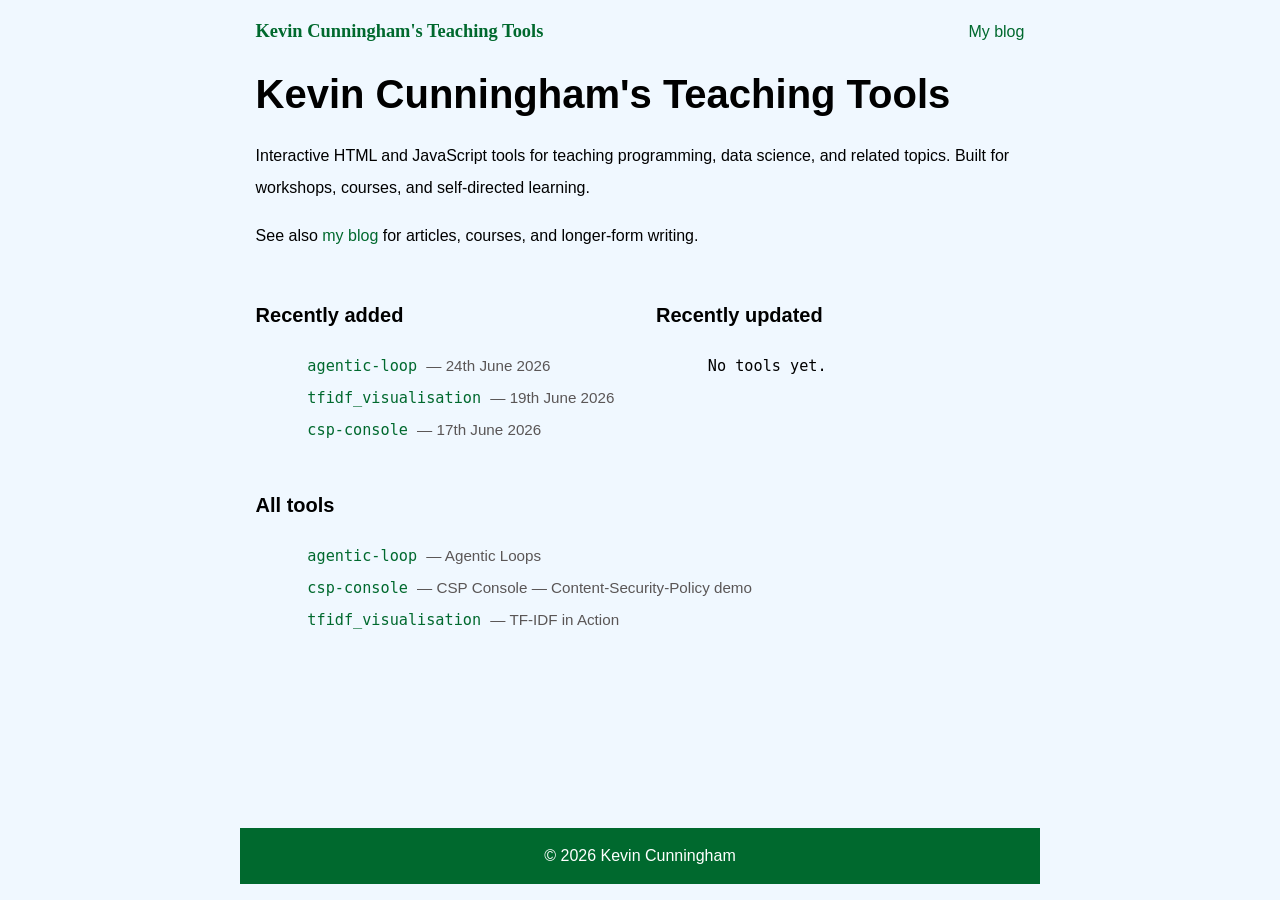
<file: index.html>
<!DOCTYPE html>
<html lang="en">
<head>
  <meta charset="UTF-8">
  <meta name="viewport" content="width=device-width, initial-scale=1.0">
  <title>Kevin Cunningham's Teaching Tools</title>
  <link rel="icon" href="/favicon.ico">
  <link rel="stylesheet" href="/assets/css/site.css">
</head>
<body>
  <div id="page-container">
    <header>
  <nav>
    <div class="home-link">
      <a href="/">Kevin Cunningham's Teaching Tools</a>
    </div>
    <p class="site-nav-link"><a href="https://kevincunningham.co.uk/">My blog</a></p>
  </nav>
</header>

    <main id="content-wrap">
      <h1>Kevin Cunningham's Teaching Tools</h1>
<p>Interactive HTML and JavaScript tools for teaching programming, data science, and related topics. Built for workshops, courses, and self-directed learning.</p>
<p>See also <a href="https://kevincunningham.co.uk/">my blog</a> for articles, courses, and longer-form writing.</p>
<!-- recently starts -->
<div class="recent-container">
  <div class="recent-column">
    <h2>Recently added</h2>
    <ul class="recent-list">
      <li><a href="/agentic-loop">agentic-loop</a> <span class="recent-date">— 24th June 2026</span></li>
      <li><a href="/tfidf_visualisation">tfidf_visualisation</a> <span class="recent-date">— 19th June 2026</span></li>
      <li><a href="/csp-console">csp-console</a> <span class="recent-date">— 17th June 2026</span></li>
    </ul>
  </div>
  <div class="recent-column">
    <h2>Recently updated</h2>
    <ul class="recent-list">
      <li>No tools yet.</li>
    </ul>
  </div>
</div>

<!-- recently stops -->
<h2>All tools</h2>
<ul class="all-tools">
  <li><a href="/agentic-loop">agentic-loop</a> <span class="tool-title">— Agentic Loops</span></li>
<li><a href="/csp-console">csp-console</a> <span class="tool-title">— CSP Console — Content-Security-Policy demo</span></li>
<li><a href="/tfidf_visualisation">tfidf_visualisation</a> <span class="tool-title">— TF-IDF in Action</span></li>
</ul>

    </main>
    <footer>
  <p>&copy; 2026 Kevin Cunningham</p>
</footer>

  </div>
</body>
</html>
</file>
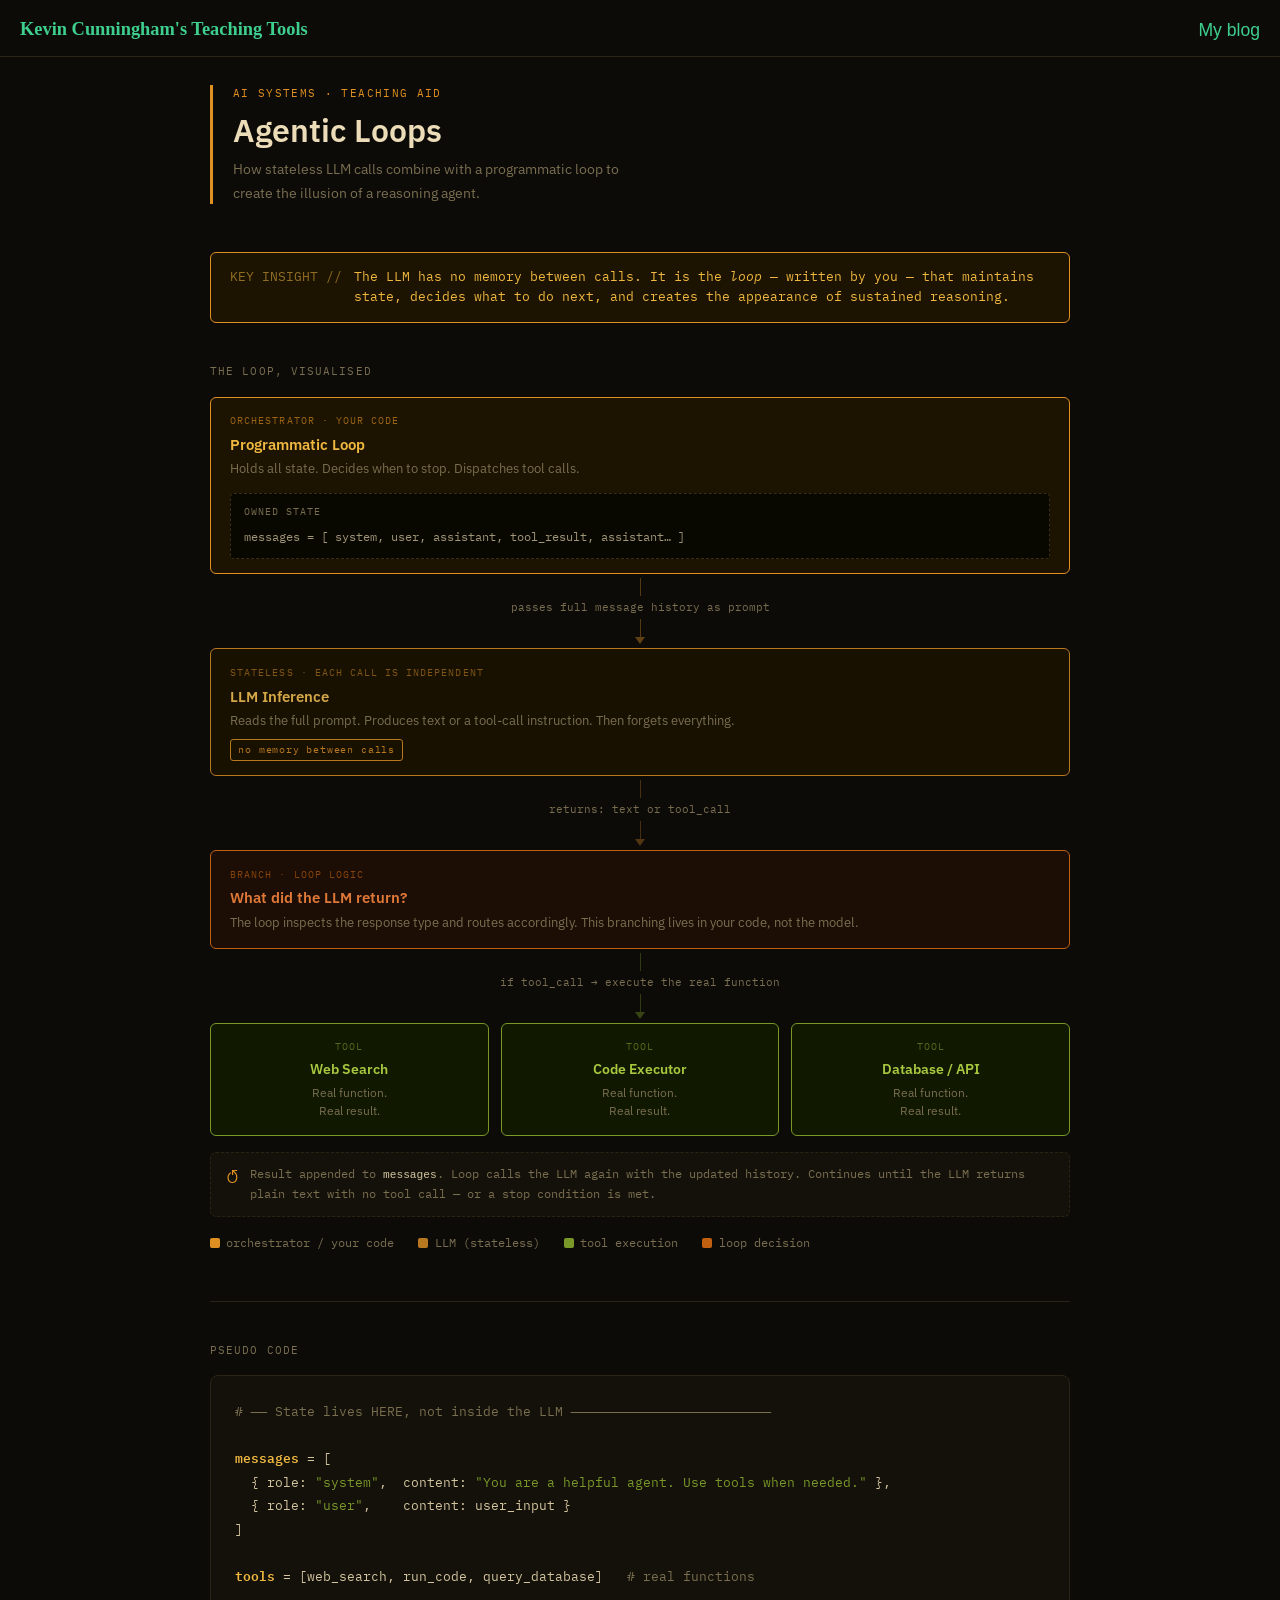
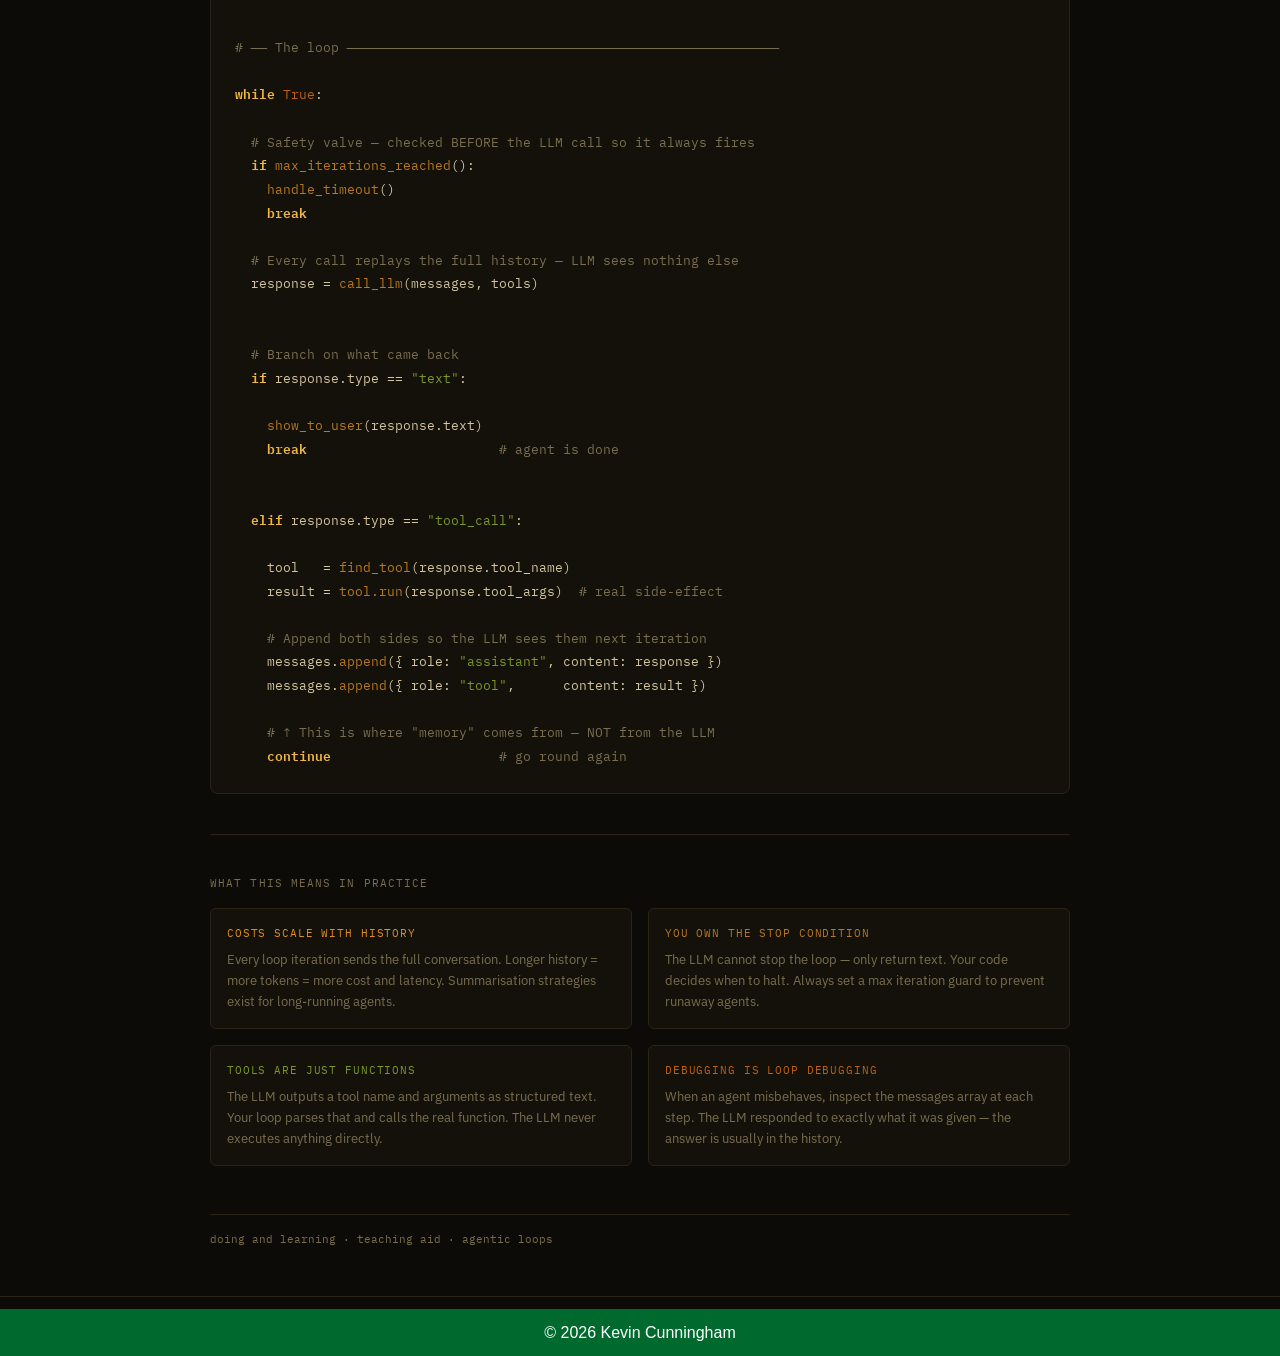
<file: agentic-loop/index.html>
<!DOCTYPE html>
<html lang="en">
<head>
<meta charset="UTF-8">
<meta name="viewport" content="width=device-width, initial-scale=1.0">
<title>Agentic Loops</title>
<style>
  @import url('https://fonts.googleapis.com/css2?family=IBM+Plex+Mono:wght@400;600&family=IBM+Plex+Sans:wght@300;400;600&display=swap');

  *, *::before, *::after { box-sizing: border-box; margin: 0; padding: 0; }

  :root {
    --bg:          #0c0b08;
    --surface:     #131109;
    --border:      #2a2416;
    --text:        #d4c5a0;
    --dim:         #7a6e50;
    --amber:       #e09020;
    --amber-dim:   #1c1400;
    --amber-hi:    #f0b840;
    --gold:        #b87820;
    --gold-dim:    #181100;
    --olive:       #7a9828;
    --olive-dim:   #101800;
    --orange:      #c06010;
    --orange-dim:  #1c0e04;
    --mono: 'IBM Plex Mono', monospace;
    --sans: 'IBM Plex Sans', sans-serif;
  }

  body {
    background: var(--bg);
    color: var(--text);
    font-family: var(--sans);
    font-size: 15px;
    line-height: 1.6;
    min-height: 100vh;
    padding: 2rem 1rem;
  }

  .page { max-width: 900px; margin: 0 auto; }

  /* ── Header ─────────────────────────────────────────────────── */
  .header {
    margin-bottom: 3rem;
    border-left: 3px solid var(--amber);
    padding-left: 1.25rem;
  }
  .eyebrow {
    font-family: var(--mono);
    font-size: 0.7rem;
    color: var(--amber);
    letter-spacing: 0.12em;
    text-transform: uppercase;
    margin-bottom: 0.5rem;
  }
  .header h1 {
    font-size: 2rem;
    font-weight: 600;
    color: #ecddb8;
    line-height: 1.2;
  }
  .header p {
    margin-top: 0.5rem;
    color: var(--dim);
    font-size: 0.9rem;
    max-width: 52ch;
  }

  /* ── Insight banner ──────────────────────────────────────────── */
  .insight {
    background: var(--amber-dim);
    border: 1px solid var(--amber);
    border-radius: 6px;
    padding: 0.9rem 1.2rem;
    margin-bottom: 2.5rem;
    font-family: var(--mono);
    font-size: 0.8rem;
    color: var(--amber-hi);
    display: flex;
    gap: 0.75rem;
    align-items: flex-start;
  }
  .insight .label { opacity: 0.55; white-space: nowrap; }

  /* ── Section label ───────────────────────────────────────────── */
  .section-label {
    font-family: var(--mono);
    font-size: 0.68rem;
    letter-spacing: 0.1em;
    text-transform: uppercase;
    color: var(--dim);
    margin-bottom: 1rem;
  }

  /* ── Diagram ─────────────────────────────────────────────────── */
  .diagram { margin-bottom: 3rem; }

  .flow {
    display: flex;
    flex-direction: column;
    align-items: center;
  }

  /* Nodes */
  .node {
    border: 1px solid;
    border-radius: 6px;
    padding: 0.9rem 1.2rem;
    width: 100%;
  }
  .node .tag {
    font-family: var(--mono);
    font-size: 0.65rem;
    letter-spacing: 0.1em;
    text-transform: uppercase;
    margin-bottom: 0.2rem;
    opacity: 0.65;
  }
  .node .title {
    font-weight: 600;
    font-size: 0.95rem;
  }
  .node .desc {
    font-size: 0.8rem;
    color: var(--dim);
    margin-top: 0.2rem;
  }

  .node.orchestrator { border-color: var(--amber); background: var(--amber-dim); }
  .node.orchestrator .tag   { color: var(--amber); }
  .node.orchestrator .title { color: var(--amber-hi); }

  .node.llm { border-color: var(--gold); background: var(--gold-dim); }
  .node.llm .tag   { color: var(--gold); }
  .node.llm .title { color: #d4a848; }

  .node.decision { border-color: var(--orange); background: var(--orange-dim); }
  .node.decision .tag   { color: var(--orange); }
  .node.decision .title { color: #e07838; }

  .node.tool { border-color: var(--olive); background: var(--olive-dim); text-align: center; }
  .node.tool .tag   { color: var(--olive); }
  .node.tool .title { color: #a8c840; font-size: 0.88rem; }
  .node.tool .desc  { font-size: 0.72rem; }

  /* Messages sub-card inside orchestrator */
  .state-card {
    margin-top: 0.85rem;
    border: 1px dashed #3a2e18;
    border-radius: 4px;
    padding: 0.6rem 0.8rem;
    background: #080700;
  }
  .state-card-label {
    font-family: var(--mono);
    font-size: 0.6rem;
    color: var(--dim);
    text-transform: uppercase;
    letter-spacing: 0.1em;
    margin-bottom: 0.3rem;
  }
  .state-card code {
    font-family: var(--mono);
    font-size: 0.73rem;
    color: var(--text);
    opacity: 0.75;
  }

  /* Stateless badge */
  .badge {
    display: inline-block;
    border: 1px solid var(--gold);
    background: var(--gold-dim);
    color: var(--gold);
    font-family: var(--mono);
    font-size: 0.63rem;
    padding: 0.12rem 0.45rem;
    border-radius: 3px;
    letter-spacing: 0.08em;
    margin-top: 0.45rem;
  }

  /* Arrow connectors */
  .arrow {
    display: flex;
    flex-direction: column;
    align-items: center;
    width: 100%;
    padding: 4px 0;
  }
  .arrow .shaft {
    width: 1px;
    height: 18px;
    background: var(--amber);
    opacity: 0.35;
  }
  .arrow .alabel {
    font-family: var(--mono);
    font-size: 0.67rem;
    color: var(--dim);
    text-align: center;
    padding: 3px 0;
  }
  .arrow .head {
    width: 0;
    height: 0;
    border-left: 5px solid transparent;
    border-right: 5px solid transparent;
    border-top: 7px solid var(--amber);
    opacity: 0.4;
  }
  .arrow.gold .shaft { background: var(--gold); }
  .arrow.gold .head  { border-top-color: var(--gold); }
  .arrow.olive .shaft { background: var(--olive); }
  .arrow.olive .head  { border-top-color: var(--olive); }

  /* Tool grid */
  .tool-grid {
    display: grid;
    grid-template-columns: 1fr 1fr 1fr;
    gap: 0.75rem;
    width: 100%;
  }

  /* Loop-back */
  .loop-back {
    margin-top: 1rem;
    width: 100%;
    border: 1px dashed var(--border);
    border-radius: 6px;
    padding: 0.75rem 1rem;
    background: var(--surface);
    display: flex;
    align-items: flex-start;
    gap: 0.75rem;
    font-family: var(--mono);
    font-size: 0.73rem;
    color: var(--dim);
    line-height: 1.6;
  }
  .loop-symbol { color: var(--amber); font-size: 1.1rem; flex-shrink: 0; line-height: 1.4; }

  /* Legend */
  .legend {
    display: flex;
    gap: 1.5rem;
    flex-wrap: wrap;
    margin-top: 1rem;
    font-size: 0.78rem;
    font-family: var(--mono);
    color: var(--dim);
  }
  .legend-item { display: flex; align-items: center; gap: 0.4rem; }
  .dot { width: 10px; height: 10px; border-radius: 2px; flex-shrink: 0; }

  /* ── Divider ─────────────────────────────────────────────────── */
  hr.divider { border: none; border-top: 1px solid var(--border); margin: 2.5rem 0; }

  /* ── Pseudo code ─────────────────────────────────────────────── */
  .pseudocode { margin-bottom: 2.5rem; }

  pre {
    background: var(--surface);
    border: 1px solid var(--border);
    border-radius: 8px;
    padding: 1.5rem;
    overflow-x: auto;
    font-family: var(--mono);
    font-size: 0.82rem;
    line-height: 1.8;
    tab-size: 2;
  }
  .c-comment { color: var(--dim); }
  .c-kw      { color: var(--amber-hi); font-weight: 600; }
  .c-fn      { color: var(--gold); }
  .c-str     { color: var(--olive); }
  .c-const   { color: var(--orange); }

  /* ── Takeaways ───────────────────────────────────────────────── */
  .takeaways {
    display: grid;
    grid-template-columns: 1fr 1fr;
    gap: 1rem;
    margin-top: 0.5rem;
  }
  .takeaway {
    background: var(--surface);
    border: 1px solid var(--border);
    border-radius: 6px;
    padding: 1rem;
  }
  .takeaway .t-label {
    font-family: var(--mono);
    font-size: 0.68rem;
    margin-bottom: 0.4rem;
    text-transform: uppercase;
    letter-spacing: 0.08em;
  }
  .takeaway .t-body { font-size: 0.82rem; color: var(--dim); }

  .footer {
    margin-top: 3rem;
    font-family: var(--mono);
    font-size: 0.68rem;
    color: var(--dim);
    border-top: 1px solid var(--border);
    padding-top: 1rem;
  }

  @media (max-width: 600px) {
    .tool-grid, .takeaways { grid-template-columns: 1fr; }
    .header h1 { font-size: 1.5rem; }
  }
</style>
<link rel="icon" href="/favicon.ico">
<link rel="stylesheet" href="/assets/css/site.css">
</head>
<body class="tool-page">
<div class="site-chrome">
<header>
  <nav>
    <div class="home-link">
      <a href="/">Kevin Cunningham's Teaching Tools</a>
    </div>
    <p class="site-nav-link"><a href="https://kevincunningham.co.uk/">My blog</a></p>
  </nav>
</header>

</div>

<div class="page">

  <div class="header">
    <div class="eyebrow">AI Systems · Teaching Aid</div>
    <h1>Agentic Loops</h1>
    <p>How stateless LLM calls combine with a programmatic loop to create the illusion of a reasoning agent.</p>
  </div>

  <div class="insight">
    <span class="label">KEY INSIGHT //</span>
    <span>The LLM has no memory between calls. It is the <em>loop</em> — written by you — that maintains state, decides what to do next, and creates the appearance of sustained reasoning.</span>
  </div>

  <!-- DIAGRAM -->
  <div class="diagram">
    <div class="section-label">The loop, visualised</div>

    <div class="flow">

      <!-- Orchestrator — owns the messages array -->
      <div class="node orchestrator">
        <div class="tag">Orchestrator · your code</div>
        <div class="title">Programmatic Loop</div>
        <div class="desc">Holds all state. Decides when to stop. Dispatches tool calls.</div>
        <div class="state-card">
          <div class="state-card-label">owned state</div>
          <code>messages = [ system, user, assistant, tool_result, assistant… ]</code>
        </div>
      </div>

      <!-- Arrow → LLM -->
      <div class="arrow">
        <div class="shaft"></div>
        <div class="alabel">passes full message history as prompt</div>
        <div class="shaft"></div>
        <div class="head"></div>
      </div>

      <!-- LLM -->
      <div class="node llm">
        <div class="tag">Stateless · each call is independent</div>
        <div class="title">LLM Inference</div>
        <div class="desc">Reads the full prompt. Produces text or a tool-call instruction. Then forgets everything.</div>
        <div class="badge">no memory between calls</div>
      </div>

      <!-- Arrow → Decision -->
      <div class="arrow gold">
        <div class="shaft"></div>
        <div class="alabel">returns: text or tool_call</div>
        <div class="shaft"></div>
        <div class="head"></div>
      </div>

      <!-- Decision -->
      <div class="node decision">
        <div class="tag">Branch · loop logic</div>
        <div class="title">What did the LLM return?</div>
        <div class="desc">The loop inspects the response type and routes accordingly. This branching lives in your code, not the model.</div>
      </div>

      <!-- Arrow → Tools -->
      <div class="arrow olive">
        <div class="shaft"></div>
        <div class="alabel">if tool_call → execute the real function</div>
        <div class="shaft"></div>
        <div class="head"></div>
      </div>

      <!-- Tools -->
      <div class="tool-grid">
        <div class="node tool">
          <div class="tag">Tool</div>
          <div class="title">Web Search</div>
          <div class="desc">Real function.<br>Real result.</div>
        </div>
        <div class="node tool">
          <div class="tag">Tool</div>
          <div class="title">Code Executor</div>
          <div class="desc">Real function.<br>Real result.</div>
        </div>
        <div class="node tool">
          <div class="tag">Tool</div>
          <div class="title">Database / API</div>
          <div class="desc">Real function.<br>Real result.</div>
        </div>
      </div>

      <!-- Loop-back -->
      <div class="loop-back">
        <div class="loop-symbol">↺</div>
        <div>Result appended to <code style="font-size:0.7rem;color:var(--text)">messages</code>. Loop calls the LLM again with the updated history. Continues until the LLM returns plain text with no tool call — or a stop condition is met.</div>
      </div>

    </div>

    <div class="legend">
      <div class="legend-item"><div class="dot" style="background:var(--amber)"></div>orchestrator / your code</div>
      <div class="legend-item"><div class="dot" style="background:var(--gold)"></div>LLM (stateless)</div>
      <div class="legend-item"><div class="dot" style="background:var(--olive)"></div>tool execution</div>
      <div class="legend-item"><div class="dot" style="background:var(--orange)"></div>loop decision</div>
    </div>
  </div>

  <hr class="divider">

  <!-- PSEUDO CODE -->
  <div class="pseudocode">
    <div class="section-label">Pseudo code</div>

<pre><span class="c-comment"># ── State lives HERE, not inside the LLM ─────────────────────────</span>

<span class="c-kw">messages</span> = [
  { role: <span class="c-str">"system"</span>,  content: <span class="c-str">"You are a helpful agent. Use tools when needed."</span> },
  { role: <span class="c-str">"user"</span>,    content: user_input }
]

<span class="c-kw">tools</span> = [web_search, run_code, query_database]   <span class="c-comment"># real functions</span>


<span class="c-comment"># ── The loop ──────────────────────────────────────────────────────</span>

<span class="c-kw">while</span> <span class="c-const">True</span>:

  <span class="c-comment"># Safety valve — checked BEFORE the LLM call so it always fires</span>
  <span class="c-kw">if</span> <span class="c-fn">max_iterations_reached</span>():
    <span class="c-fn">handle_timeout</span>()
    <span class="c-kw">break</span>

  <span class="c-comment"># Every call replays the full history — LLM sees nothing else</span>
  response = <span class="c-fn">call_llm</span>(messages, tools)


  <span class="c-comment"># Branch on what came back</span>
  <span class="c-kw">if</span> response.type == <span class="c-str">"text"</span>:

    <span class="c-fn">show_to_user</span>(response.text)
    <span class="c-kw">break</span>                        <span class="c-comment"># agent is done</span>


  <span class="c-kw">elif</span> response.type == <span class="c-str">"tool_call"</span>:

    tool   = <span class="c-fn">find_tool</span>(response.tool_name)
    result = <span class="c-fn">tool.run</span>(response.tool_args)  <span class="c-comment"># real side-effect</span>

    <span class="c-comment"># Append both sides so the LLM sees them next iteration</span>
    messages.<span class="c-fn">append</span>({ role: <span class="c-str">"assistant"</span>, content: response })
    messages.<span class="c-fn">append</span>({ role: <span class="c-str">"tool"</span>,      content: result })

    <span class="c-comment"># ↑ This is where "memory" comes from — NOT from the LLM</span>
    <span class="c-kw">continue</span>                     <span class="c-comment"># go round again</span></pre>
  </div>

  <hr class="divider">

  <!-- TAKEAWAYS -->
  <div class="section-label">What this means in practice</div>
  <div class="takeaways">

    <div class="takeaway">
      <div class="t-label" style="color:var(--amber)">Costs scale with history</div>
      <div class="t-body">Every loop iteration sends the full conversation. Longer history = more tokens = more cost and latency. Summarisation strategies exist for long-running agents.</div>
    </div>

    <div class="takeaway">
      <div class="t-label" style="color:var(--gold)">You own the stop condition</div>
      <div class="t-body">The LLM cannot stop the loop — only return text. Your code decides when to halt. Always set a max iteration guard to prevent runaway agents.</div>
    </div>

    <div class="takeaway">
      <div class="t-label" style="color:var(--olive)">Tools are just functions</div>
      <div class="t-body">The LLM outputs a tool name and arguments as structured text. Your loop parses that and calls the real function. The LLM never executes anything directly.</div>
    </div>

    <div class="takeaway">
      <div class="t-label" style="color:var(--orange)">Debugging is loop debugging</div>
      <div class="t-body">When an agent misbehaves, inspect the messages array at each step. The LLM responded to exactly what it was given — the answer is usually in the history.</div>
    </div>

  </div>

  <div class="footer">
    doing and learning · teaching aid · agentic loops
  </div>

</div>
<div class="tool-chrome-footer">
<footer>
  <p>&copy; 2026 Kevin Cunningham</p>
</footer>

</div>

</body>
</html>
</file>
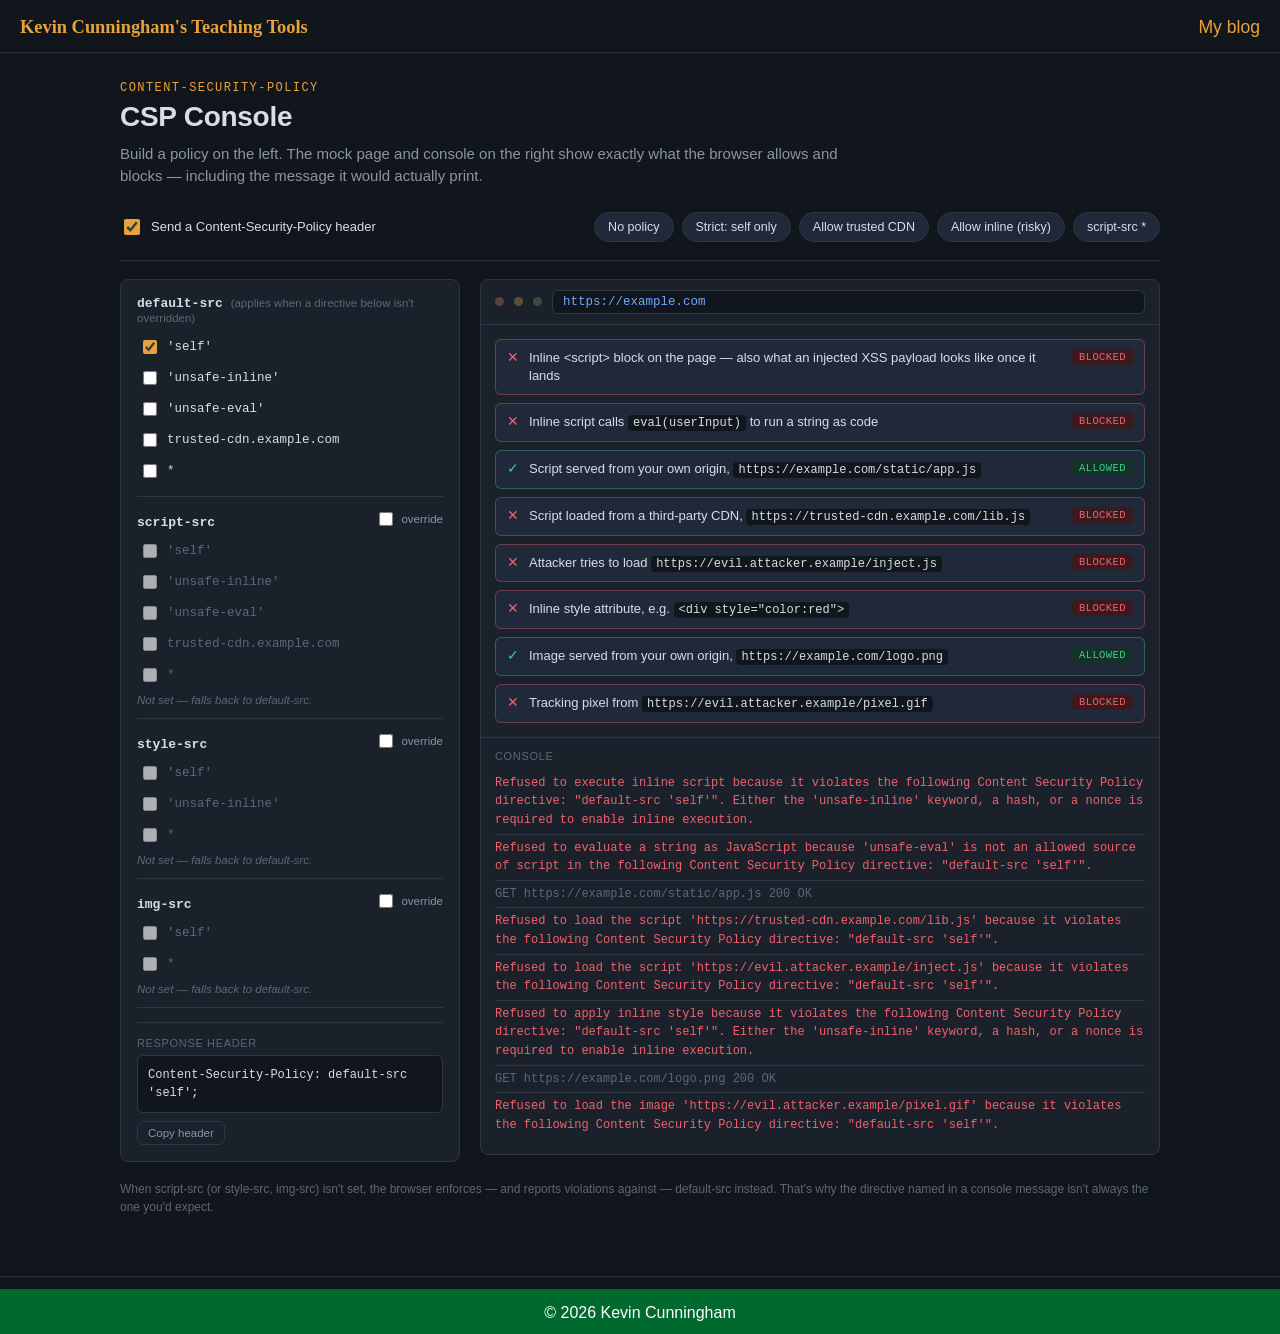
<file: csp-console/index.html>
<!doctype html>
<html lang="en">
<head>
<meta charset="utf-8">
<meta name="viewport" content="width=device-width, initial-scale=1">
<title>CSP Console — Content-Security-Policy demo</title>
<style>
  :root{
    --bg: #11151c;
    --panel: #1a212b;
    --panel-raised: #20293a;
    --border: #2c3744;
    --text: #d7dee6;
    --text-dim: #8a96a3;
    --text-faint: #5c6776;
    --accent: #e8a23d;
    --accent-dim: #6b5226;
    --allow: #3ecf8e;
    --allow-bg: #143228;
    --block: #f0616d;
    --block-bg: #3a1a1f;
    --url: #6ea8fe;
    --radius: 8px;
    --sans: -apple-system, BlinkMacSystemFont, "Segoe UI", Inter, Roboto, Helvetica, Arial, sans-serif;
    --mono: "JetBrains Mono", "Fira Code", ui-monospace, SFMono-Regular, Menlo, Consolas, monospace;
  }
  @media (prefers-reduced-motion: reduce){
    *{ transition: none !important; }
  }
  *{ box-sizing: border-box; }
  body{
    margin: 0;
    background: var(--bg);
    color: var(--text);
    font-family: var(--sans);
    padding: 28px 20px 48px;
  }
  .csp-app{
    max-width: 1080px;
    margin: 0 auto;
  }
  .eyebrow{
    font-family: var(--mono);
    font-size: 12px;
    letter-spacing: 0.12em;
    color: var(--accent);
    margin: 0 0 6px;
    text-transform: uppercase;
  }
  h1{
    margin: 0 0 10px;
    font-size: 28px;
    font-weight: 700;
    letter-spacing: -0.01em;
  }
  .dek{
    margin: 0 0 24px;
    color: var(--text-dim);
    font-size: 15px;
    line-height: 1.5;
    max-width: 720px;
  }
  .toggle-row{
    display: flex;
    flex-wrap: wrap;
    align-items: center;
    gap: 14px;
    margin-bottom: 18px;
    padding-bottom: 18px;
    border-bottom: 1px solid var(--border);
  }
  .switch{
    display: inline-flex;
    align-items: center;
    gap: 8px;
    font-size: 13px;
    color: var(--text);
    cursor: pointer;
    user-select: none;
  }
  .switch input{ accent-color: var(--accent); width: 16px; height: 16px; }
  .presets{
    display: flex;
    flex-wrap: wrap;
    gap: 8px;
    margin-left: auto;
  }
  .presets button{
    font-family: var(--sans);
    font-size: 12.5px;
    color: var(--text);
    background: var(--panel-raised);
    border: 1px solid var(--border);
    border-radius: 999px;
    padding: 7px 13px;
    cursor: pointer;
    transition: border-color 120ms, color 120ms;
  }
  .presets button:hover{ border-color: var(--accent); color: var(--accent); }
  .presets button:focus-visible{ outline: 2px solid var(--accent); outline-offset: 2px; }

  .body-grid{
    display: grid;
    grid-template-columns: 340px 1fr;
    gap: 20px;
    align-items: start;
  }
  @media (max-width: 860px){
    .body-grid{ grid-template-columns: 1fr; }
  }

  .panel{
    background: var(--panel);
    border: 1px solid var(--border);
    border-radius: var(--radius);
  }

  /* editor */
  .editor{ padding: 16px; }
  .group{
    padding: 12px 0;
    border-bottom: 1px solid var(--border);
  }
  .group:first-child{ padding-top: 0; }
  .group:last-of-type{ border-bottom: none; }
  .group__head{
    display: flex;
    align-items: baseline;
    justify-content: space-between;
    gap: 8px;
    margin-bottom: 8px;
  }
  .group h3{
    margin: 0;
    font-family: var(--mono);
    font-size: 13px;
    font-weight: 600;
    color: var(--text);
  }
  .group h3 .hint-inline{
    font-family: var(--sans);
    font-weight: 400;
    font-size: 11.5px;
    color: var(--text-faint);
  }
  .override-toggle{
    display: inline-flex;
    align-items: center;
    gap: 5px;
    font-size: 11.5px;
    color: var(--text-dim);
    cursor: pointer;
    user-select: none;
    white-space: nowrap;
  }
  .override-toggle input{ accent-color: var(--accent); width: 14px; height: 14px; }
  .chiprow{
    display: flex;
    flex-direction: column;
    gap: 5px;
  }
  .chiprow label{
    display: flex;
    align-items: center;
    gap: 7px;
    font-family: var(--mono);
    font-size: 12.5px;
    color: var(--text);
    cursor: pointer;
    padding: 3px 2px;
    border-radius: 4px;
  }
  .chiprow input{ accent-color: var(--accent); width: 14px; height: 14px; flex-shrink: 0; }
  .chiprow label.is-disabled{ color: var(--text-faint); cursor: default; }
  .fallback-hint{
    margin: 6px 0 0;
    font-size: 11.5px;
    color: var(--text-faint);
    font-style: italic;
  }

  .header-line{
    margin-top: 14px;
    padding-top: 14px;
    border-top: 1px solid var(--border);
  }
  .header-line__label{
    display: block;
    font-size: 11px;
    letter-spacing: 0.06em;
    text-transform: uppercase;
    color: var(--text-faint);
    margin-bottom: 6px;
  }
  .header-line__value{
    display: block;
    font-family: var(--mono);
    font-size: 12px;
    line-height: 1.5;
    color: var(--text);
    background: var(--bg);
    border: 1px solid var(--border);
    border-radius: 6px;
    padding: 10px;
    word-break: break-word;
    white-space: pre-wrap;
  }
  .header-line__value .none{ color: var(--text-faint); font-style: italic; }
  #copyHeader{
    margin-top: 8px;
    font-family: var(--sans);
    font-size: 11.5px;
    color: var(--text-dim);
    background: transparent;
    border: 1px solid var(--border);
    border-radius: 6px;
    padding: 5px 10px;
    cursor: pointer;
  }
  #copyHeader:hover{ color: var(--accent); border-color: var(--accent); }

  /* browser mock */
  .browser__chrome{
    display: flex;
    align-items: center;
    gap: 10px;
    padding: 10px 14px;
    border-bottom: 1px solid var(--border);
  }
  .dot{ width: 9px; height: 9px; border-radius: 50%; display: inline-block; }
  .dot--red{ background: #5c4040; }
  .dot--amber{ background: #5c4f33; }
  .dot--green{ background: #3a4d3d; }
  .browser__url{
    font-family: var(--mono);
    font-size: 12.5px;
    color: var(--url);
    background: var(--bg);
    border: 1px solid var(--border);
    border-radius: 6px;
    padding: 4px 10px;
    flex: 1;
  }
  .browser__page{
    padding: 14px;
    display: flex;
    flex-direction: column;
    gap: 8px;
  }
  .attempt-row{
    display: flex;
    align-items: flex-start;
    gap: 10px;
    padding: 9px 11px;
    border-radius: 6px;
    border: 1px solid var(--border);
    background: var(--panel-raised);
  }
  .attempt-row__status{
    font-size: 14px;
    line-height: 1;
    margin-top: 1px;
    flex-shrink: 0;
  }
  .attempt-row.is-allowed{ border-color: rgba(62,207,142,0.35); }
  .attempt-row.is-blocked{ border-color: rgba(240,97,109,0.35); }
  .attempt-row.is-allowed .attempt-row__status{ color: var(--allow); }
  .attempt-row.is-blocked .attempt-row__status{ color: var(--block); }
  .attempt-row__text{ font-size: 13px; line-height: 1.4; }
  .attempt-row__text code{
    font-family: var(--mono);
    font-size: 12px;
    background: var(--bg);
    border-radius: 4px;
    padding: 1px 5px;
  }
  .attempt-row__badge{
    margin-left: auto;
    font-family: var(--mono);
    font-size: 10.5px;
    letter-spacing: 0.04em;
    text-transform: uppercase;
    padding: 2px 7px;
    border-radius: 4px;
    flex-shrink: 0;
    white-space: nowrap;
  }
  .is-allowed .attempt-row__badge{ background: var(--allow-bg); color: var(--allow); }
  .is-blocked .attempt-row__badge{ background: var(--block-bg); color: var(--block); }

  .browser__console{
    border-top: 1px solid var(--border);
    padding: 12px 14px 16px;
  }
  .console__title{
    font-size: 11px;
    letter-spacing: 0.06em;
    text-transform: uppercase;
    color: var(--text-faint);
    margin-bottom: 8px;
  }
  .console-line{
    font-family: var(--mono);
    font-size: 12px;
    line-height: 1.55;
    padding: 4px 0;
    border-bottom: 1px solid var(--border);
  }
  .console-line:last-child{ border-bottom: none; }
  .console-line.err{ color: var(--block); }
  .console-line.ok{ color: var(--text-faint); }

  .footnote{
    margin-top: 18px;
    font-size: 12px;
    color: var(--text-faint);
    line-height: 1.5;
  }
</style>
<link rel="icon" href="/favicon.ico">
<link rel="stylesheet" href="/assets/css/site.css">
</head>
<body class="tool-page">
<div class="site-chrome">
<header>
  <nav>
    <div class="home-link">
      <a href="/">Kevin Cunningham's Teaching Tools</a>
    </div>
    <p class="site-nav-link"><a href="https://kevincunningham.co.uk/">My blog</a></p>
  </nav>
</header>

</div>

<div class="csp-app">

  <p class="eyebrow">Content-Security-Policy</p>
  <h1>CSP Console</h1>
  <p class="dek">Build a policy on the left. The mock page and console on the right show exactly what the browser allows and blocks — including the message it would actually print.</p>

  <div class="toggle-row">
    <label class="switch">
      <input type="checkbox" id="cspEnabled" checked>
      Send a Content-Security-Policy header
    </label>
    <div class="presets" id="presets">
      <button data-preset="none">No policy</button>
      <button data-preset="strict">Strict: self only</button>
      <button data-preset="cdn">Allow trusted CDN</button>
      <button data-preset="inline">Allow inline (risky)</button>
      <button data-preset="wildcard">script-src *</button>
    </div>
  </div>

  <div class="body-grid">

    <section class="panel editor">

      <div class="group">
        <div class="group__head">
          <h3>default-src <span class="hint-inline">(applies when a directive below isn't overridden)</span></h3>
        </div>
        <div class="chiprow">
          <label><input type="checkbox" data-group="default" value="'self'" checked> 'self'</label>
          <label><input type="checkbox" data-group="default" value="'unsafe-inline'"> 'unsafe-inline'</label>
          <label><input type="checkbox" data-group="default" value="'unsafe-eval'"> 'unsafe-eval'</label>
          <label><input type="checkbox" data-group="default" value="https://trusted-cdn.example.com"> trusted-cdn.example.com</label>
          <label><input type="checkbox" data-group="default" value="*"> *</label>
        </div>
      </div>

      <div class="group">
        <div class="group__head">
          <h3>script-src</h3>
          <label class="override-toggle"><input type="checkbox" id="scriptOverride"> override</label>
        </div>
        <div class="chiprow">
          <label><input type="checkbox" data-group="script" value="'self'" disabled> 'self'</label>
          <label><input type="checkbox" data-group="script" value="'unsafe-inline'" disabled> 'unsafe-inline'</label>
          <label><input type="checkbox" data-group="script" value="'unsafe-eval'" disabled> 'unsafe-eval'</label>
          <label><input type="checkbox" data-group="script" value="https://trusted-cdn.example.com" disabled> trusted-cdn.example.com</label>
          <label><input type="checkbox" data-group="script" value="*" disabled> *</label>
        </div>
        <p class="fallback-hint" id="scriptFallback">Not set — falls back to default-src.</p>
      </div>

      <div class="group">
        <div class="group__head">
          <h3>style-src</h3>
          <label class="override-toggle"><input type="checkbox" id="styleOverride"> override</label>
        </div>
        <div class="chiprow">
          <label><input type="checkbox" data-group="style" value="'self'" disabled> 'self'</label>
          <label><input type="checkbox" data-group="style" value="'unsafe-inline'" disabled> 'unsafe-inline'</label>
          <label><input type="checkbox" data-group="style" value="*" disabled> *</label>
        </div>
        <p class="fallback-hint" id="styleFallback">Not set — falls back to default-src.</p>
      </div>

      <div class="group">
        <div class="group__head">
          <h3>img-src</h3>
          <label class="override-toggle"><input type="checkbox" id="imgOverride"> override</label>
        </div>
        <div class="chiprow">
          <label><input type="checkbox" data-group="img" value="'self'" disabled> 'self'</label>
          <label><input type="checkbox" data-group="img" value="*" disabled> *</label>
        </div>
        <p class="fallback-hint" id="imgFallback">Not set — falls back to default-src.</p>
      </div>

      <div class="header-line">
        <span class="header-line__label">Response header</span>
        <code class="header-line__value" id="headerText"></code>
        <button id="copyHeader" type="button">Copy header</button>
      </div>

    </section>

    <section class="panel browser">
      <div class="browser__chrome">
        <span class="dot dot--red"></span><span class="dot dot--amber"></span><span class="dot dot--green"></span>
        <span class="browser__url">https://example.com</span>
      </div>
      <div class="browser__page" id="pageMock"></div>
      <div class="browser__console">
        <div class="console__title">Console</div>
        <div id="consoleMock"></div>
      </div>
    </section>

  </div>

  <p class="footnote">When script-src (or style-src, img-src) isn't set, the browser enforces — and reports violations against — default-src instead. That's why the directive named in a console message isn't always the one you'd expect.</p>

</div>

<script>
(function(){
  const DEMO_ORIGIN = "https://example.com";

  const attempts = [
    { id:"inline-script", type:"script", kind:"inline",
      label:"Inline &lt;script&gt; block on the page — also what an injected XSS payload looks like once it lands" },
    { id:"eval", type:"script", kind:"eval",
      label:"Inline script calls <code>eval(userInput)</code> to run a string as code" },
    { id:"self-script", type:"script", kind:"external", origin:DEMO_ORIGIN,
      url:DEMO_ORIGIN+"/static/app.js",
      label:"Script served from your own origin, <code>https://example.com/static/app.js</code>" },
    { id:"cdn-script", type:"script", kind:"external", origin:"https://trusted-cdn.example.com",
      url:"https://trusted-cdn.example.com/lib.js",
      label:"Script loaded from a third-party CDN, <code>https://trusted-cdn.example.com/lib.js</code>" },
    { id:"evil-script", type:"script", kind:"external", origin:"https://evil.attacker.example",
      url:"https://evil.attacker.example/inject.js",
      label:"Attacker tries to load <code>https://evil.attacker.example/inject.js</code>" },
    { id:"inline-style", type:"style", kind:"inline",
      label:"Inline style attribute, e.g. <code>&lt;div style=\"color:red\"&gt;</code>" },
    { id:"self-img", type:"img", kind:"external", origin:DEMO_ORIGIN,
      url:DEMO_ORIGIN+"/logo.png",
      label:"Image served from your own origin, <code>https://example.com/logo.png</code>" },
    { id:"evil-img", type:"img", kind:"external", origin:"https://evil.attacker.example",
      url:"https://evil.attacker.example/pixel.gif",
      label:"Tracking pixel from <code>https://evil.attacker.example/pixel.gif</code>" }
  ];

  const overrideKeys = { script:"scriptOverride", style:"styleOverride", img:"imgOverride" };

  function getTokens(group){
    return [...document.querySelectorAll('input[data-group="'+group+'"]:checked')].map(i => i.value);
  }
  function isOverridden(key){
    return document.getElementById(overrideKeys[key]).checked;
  }
  function effective(type){
    if (isOverridden(type)) return { name: type+"-src", tokens: getTokens(type) };
    return { name: "default-src", tokens: getTokens("default") };
  }
  function fmtList(tokens){
    return tokens.length ? tokens.join(" ") : "'none'";
  }

  function evaluate(attempt, cspEnabled){
    if (!cspEnabled) return { allowed:true, directiveLabel:null };
    const eff = effective(attempt.type);
    const tokens = eff.tokens;
    let allowed;
    if (attempt.kind === "inline") allowed = tokens.includes("'unsafe-inline'");
    else if (attempt.kind === "eval") allowed = tokens.includes("'unsafe-eval'");
    else allowed = tokens.includes("*") || tokens.includes(attempt.origin) ||
                    (tokens.includes("'self'") && attempt.origin === DEMO_ORIGIN);
    return { allowed, directiveLabel: eff.name + " " + fmtList(tokens) };
  }

  function consoleLine(attempt, result){
    if (result.allowed){
      if (attempt.kind === "external") return { cls:"ok", text:"GET " + attempt.url + " 200 OK" };
      if (attempt.kind === "eval") return { cls:"ok", text:"(eval executed without restriction)" };
      if (attempt.type === "style") return { cls:"ok", text:"(inline style applied without restriction)" };
      return { cls:"ok", text:"(inline script executed without restriction)" };
    }
    const d = result.directiveLabel;
    if (attempt.kind === "inline" && attempt.type === "script")
      return { cls:"err", text:'Refused to execute inline script because it violates the following Content Security Policy directive: "'+d+'". Either the \'unsafe-inline\' keyword, a hash, or a nonce is required to enable inline execution.' };
    if (attempt.kind === "inline" && attempt.type === "style")
      return { cls:"err", text:'Refused to apply inline style because it violates the following Content Security Policy directive: "'+d+'". Either the \'unsafe-inline\' keyword, a hash, or a nonce is required to enable inline execution.' };
    if (attempt.kind === "eval")
      return { cls:"err", text:"Refused to evaluate a string as JavaScript because 'unsafe-eval' is not an allowed source of script in the following Content Security Policy directive: \""+d+"\"." };
    const noun = attempt.type === "img" ? "image" : "script";
    return { cls:"err", text:"Refused to load the "+noun+" '"+attempt.url+"' because it violates the following Content Security Policy directive: \""+d+"\"." };
  }

  function headerString(cspEnabled){
    if (!cspEnabled) return null;
    const parts = ["default-src " + fmtList(getTokens("default"))];
    ["script","style","img"].forEach(key=>{
      if (isOverridden(key)) parts.push(key+"-src " + fmtList(getTokens(key)));
    });
    return "Content-Security-Policy: " + parts.join("; ") + ";";
  }

  function updateDisabledState(key){
    const on = isOverridden(key);
    document.querySelectorAll('input[data-group="'+key+'"]').forEach(cb=>{
      cb.disabled = !on;
      cb.closest("label").classList.toggle("is-disabled", !on);
    });
    document.getElementById(key+"Fallback").style.display = on ? "none" : "block";
  }

  function render(){
    const cspEnabled = document.getElementById("cspEnabled").checked;

    const headerEl = document.getElementById("headerText");
    const h = headerString(cspEnabled);
    headerEl.innerHTML = h ? h : '<span class="none">(no Content-Security-Policy header sent)</span>';

    const pageMock = document.getElementById("pageMock");
    const consoleMock = document.getElementById("consoleMock");
    pageMock.innerHTML = "";
    consoleMock.innerHTML = "";

    attempts.forEach(attempt=>{
      const result = evaluate(attempt, cspEnabled);
      const line = consoleLine(attempt, result);

      const row = document.createElement("div");
      row.className = "attempt-row " + (result.allowed ? "is-allowed" : "is-blocked");
      row.innerHTML =
        '<span class="attempt-row__status">' + (result.allowed ? "&#10003;" : "&#10005;") + '</span>' +
        '<span class="attempt-row__text">' + attempt.label + '</span>' +
        '<span class="attempt-row__badge">' + (result.allowed ? "Allowed" : "Blocked") + '</span>';
      pageMock.appendChild(row);

      const cl = document.createElement("div");
      cl.className = "console-line " + line.cls;
      cl.textContent = line.text;
      consoleMock.appendChild(cl);
    });
  }

  document.getElementById("cspEnabled").addEventListener("change", render);
  ["script","style","img"].forEach(key=>{
    document.getElementById(overrideKeys[key]).addEventListener("change", ()=>{ updateDisabledState(key); render(); });
  });
  document.querySelectorAll('input[type="checkbox"][data-group]').forEach(cb=>{
    cb.addEventListener("change", render);
  });

  document.getElementById("copyHeader").addEventListener("click", ()=>{
    const h = headerString(document.getElementById("cspEnabled").checked) || "(no Content-Security-Policy header sent)";
    navigator.clipboard && navigator.clipboard.writeText(h);
  });

  const presets = {
    none:     { enabled:false },
    strict:   { enabled:true, def:["'self'"], over:{ script:false, style:false, img:false } },
    cdn:      { enabled:true, def:["'self'"], over:{ script:true, style:false, img:false },
                vals:{ script:["'self'","https://trusted-cdn.example.com"] } },
    inline:   { enabled:true, def:["'self'"], over:{ script:true, style:false, img:false },
                vals:{ script:["'self'","'unsafe-inline'"] } },
    wildcard: { enabled:true, def:["'self'"], over:{ script:true, style:false, img:false },
                vals:{ script:["*"] } }
  };

  function setGroupValues(group, values){
    document.querySelectorAll('input[data-group="'+group+'"]').forEach(cb=>{
      cb.checked = values.includes(cb.value);
    });
  }

  document.getElementById("presets").addEventListener("click", (e)=>{
    const btn = e.target.closest("button[data-preset]");
    if (!btn) return;
    const p = presets[btn.dataset.preset];
    document.getElementById("cspEnabled").checked = p.enabled;
    if (p.enabled){
      setGroupValues("default", p.def);
      ["script","style","img"].forEach(key=>{
        document.getElementById(overrideKeys[key]).checked = !!p.over[key];
        setGroupValues(key, (p.vals && p.vals[key]) ? p.vals[key] : []);
        updateDisabledState(key);
      });
    }
    render();
  });

  ["script","style","img"].forEach(updateDisabledState);
  render();
})();
</script>
<div class="tool-chrome-footer">
<footer>
  <p>&copy; 2026 Kevin Cunningham</p>
</footer>

</div>

</body>
</html>
</file>
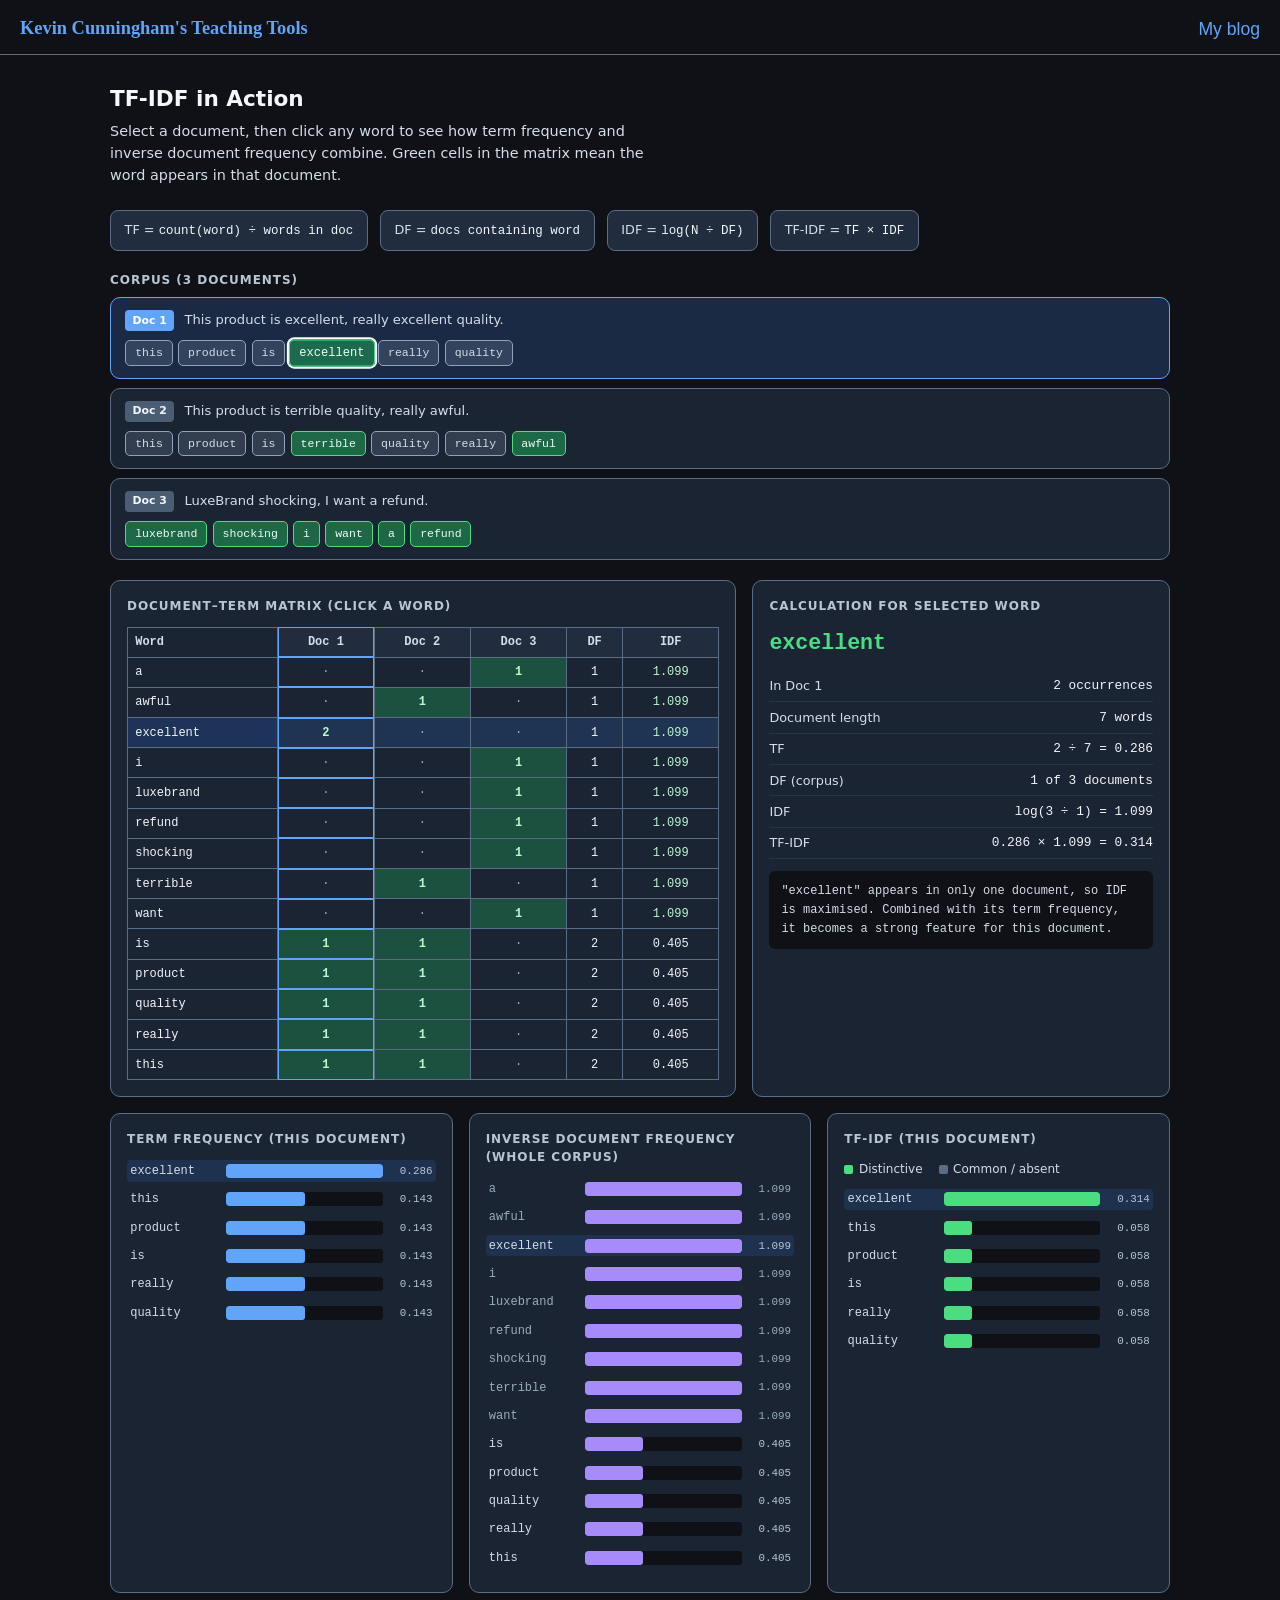
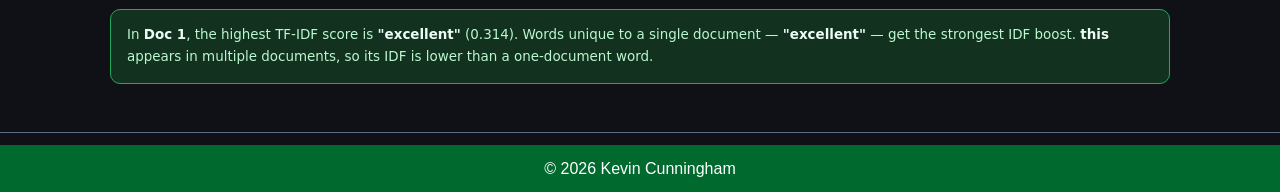
<file: tfidf_visualisation/index.html>
<!DOCTYPE html>
<html lang="en">
<head>
<meta charset="UTF-8">
<meta name="viewport" content="width=device-width, initial-scale=1.0">
<title>TF-IDF in Action</title>
<style>
  :root {
    --bg: #0f1117;
    --surface: #1a2433;
    --surface-2: #212d3f;
    --border: #5a6d84;
    --text: #f3f6fa;
    --text-secondary: #d4dde8;
    --muted: #b8c5d4;
    --dim: #c5d0dc;
    --accent: #60a5fa;
    --accent-2: #a78bfa;
    --good: #4ade80;
    --good-strong: #bbf7d0;
    --warn: #fbbf24;
    --danger: #f87171;
    --cell-miss: #9aacbf;
    --mono: ui-monospace, SFMono-Regular, Menlo, Consolas, monospace;
    --sans: system-ui, -apple-system, "Segoe UI", sans-serif;
  }

  * { box-sizing: border-box; margin: 0; padding: 0; }

  body {
    background: var(--bg);
    color: var(--text);
    font-family: var(--sans);
    line-height: 1.5;
  }

  .tool-app {
    max-width: 1100px;
    margin: 0 auto;
  }

  .hero { margin-bottom: 1.5rem; }
  .hero h1 { font-size: 1.35rem; font-weight: 700; margin-bottom: 0.35rem; }
  .hero p { font-size: 0.9rem; color: var(--text-secondary); max-width: 62ch; }

  .formula-strip {
    display: flex;
    flex-wrap: wrap;
    gap: 0.75rem;
    margin-bottom: 1.25rem;
  }
  .formula {
    background: var(--surface-2);
    border: 1px solid var(--border);
    border-radius: 8px;
    padding: 0.55rem 0.85rem;
    font-size: 0.8rem;
    color: var(--text-secondary);
  }
  .formula code {
    font-family: var(--mono);
    color: var(--text);
    font-size: 0.78rem;
  }

  .section-label {
    font-size: 0.75rem;
    font-weight: 700;
    color: var(--muted);
    text-transform: uppercase;
    letter-spacing: 0.08em;
    margin-bottom: 0.55rem;
  }

  .doc-list { display: flex; flex-direction: column; gap: 0.55rem; margin-bottom: 1.25rem; }
  .doc {
    background: var(--surface);
    border: 1.5px solid var(--border);
    border-radius: 10px;
    padding: 0.75rem 0.9rem;
    cursor: pointer;
    transition: border-color 0.15s, background 0.15s;
  }
  .doc:hover { border-color: #60a5fa; }
  .doc.active { border-color: var(--accent); background: #1a2a45; }
  .doc-head { display: flex; align-items: flex-start; gap: 0.65rem; }
  .doc-badge {
    font-size: 0.68rem;
    font-weight: 700;
    background: #4a5d73;
    color: var(--text);
    border-radius: 4px;
    padding: 0.15rem 0.45rem;
    white-space: nowrap;
    flex-shrink: 0;
  }
  .doc.active .doc-badge { background: var(--accent); color: #fff; }
  .doc-text { font-size: 0.82rem; color: var(--text-secondary); }
  .token-viz { display: flex; flex-wrap: wrap; gap: 0.35rem; margin-top: 0.55rem; }
  .token {
    border-radius: 5px;
    padding: 0.2rem 0.55rem;
    font-size: 0.72rem;
    font-family: var(--mono);
    border: 1.5px solid transparent;
    cursor: pointer;
    transition: transform 0.12s, box-shadow 0.12s;
  }
  .token:hover { transform: translateY(-1px); }
  .token.selected { box-shadow: 0 0 0 2px #fff; transform: scale(1.05); }
  .token.dimmed { color: var(--cell-miss); border-color: var(--cell-miss); background: rgba(154, 172, 191, 0.12); }

  .main-grid {
    display: grid;
    grid-template-columns: 1.2fr 0.8fr;
    gap: 1rem;
    margin-bottom: 1rem;
  }
  @media (max-width: 860px) {
    .main-grid { grid-template-columns: 1fr; }
    .panel-row { grid-template-columns: 1fr !important; }
  }

  .panel {
    background: var(--surface);
    border: 1.5px solid var(--border);
    border-radius: 10px;
    padding: 1rem;
  }
  .panel-title {
    font-size: 0.75rem;
    font-weight: 700;
    color: var(--muted);
    text-transform: uppercase;
    letter-spacing: 0.08em;
    margin-bottom: 0.75rem;
  }

  .matrix-wrap { overflow-x: auto; }
  table.matrix {
    width: 100%;
    border-collapse: collapse;
    font-size: 0.75rem;
    font-family: var(--mono);
  }
  .matrix th, .matrix td {
    border: 1px solid var(--border);
    padding: 0.35rem 0.45rem;
    text-align: center;
    white-space: nowrap;
  }
  .matrix th {
    background: var(--surface-2);
    color: var(--text-secondary);
    font-weight: 600;
  }
  .matrix th.word-col, .matrix td.word-col {
    text-align: left;
    position: sticky;
    left: 0;
    background: var(--surface);
    z-index: 1;
    cursor: pointer;
  }
  .matrix tr:hover td { background: rgba(59, 130, 246, 0.08); }
  .matrix tr.selected td { background: rgba(59, 130, 246, 0.16); }
  .matrix tr.selected td.word-col { background: #1e3358; }
  .cell-hit {
    background: rgba(34, 197, 94, 0.28);
    color: var(--good-strong);
    font-weight: 700;
  }
  .cell-miss { color: var(--cell-miss); }
  .cell-active-col { outline: 1px solid var(--accent); outline-offset: -1px; }
  .idf-high { color: var(--good-strong); }
  .idf-low { color: #fecaca; }

  .spotlight { min-height: 220px; }
  .spotlight-empty {
    color: var(--text-secondary);
    font-size: 0.85rem;
    padding: 1.5rem 0.5rem;
    text-align: center;
  }
  .spotlight-word {
    font-family: var(--mono);
    font-size: 1.35rem;
    font-weight: 700;
    color: var(--good);
    margin-bottom: 0.75rem;
  }
  .calc-row {
    display: flex;
    justify-content: space-between;
    gap: 0.75rem;
    font-size: 0.8rem;
    padding: 0.35rem 0;
    border-bottom: 1px solid rgba(51, 65, 85, 0.6);
  }
  .calc-row:last-child { border-bottom: none; font-weight: 700; color: var(--good); }
  .calc-label { color: var(--text-secondary); }
  .calc-val { font-family: var(--mono); color: var(--text); }
  .calc-formula {
    margin-top: 0.75rem;
    padding: 0.65rem 0.75rem;
    background: var(--bg);
    border-radius: 6px;
    font-family: var(--mono);
    font-size: 0.75rem;
    color: var(--text-secondary);
    line-height: 1.6;
  }

  .panel-row {
    display: grid;
    grid-template-columns: 1fr 1fr 1fr;
    gap: 1rem;
    margin-bottom: 1rem;
  }

  .word-row {
    display: flex;
    align-items: center;
    gap: 0.5rem;
    margin-bottom: 0.45rem;
    font-size: 0.75rem;
    cursor: pointer;
    border-radius: 4px;
    padding: 0.1rem 0.2rem;
  }
  .word-row:hover { background: rgba(255,255,255,0.04); }
  .word-row.selected { background: rgba(59, 130, 246, 0.15); }
  .word-row.not-in-doc { color: var(--cell-miss); }
  .word-row.not-in-doc .word-label,
  .word-row.not-in-doc .bar-val { color: var(--cell-miss); }
  .word-label {
    width: 5.5rem;
    color: var(--text-secondary);
    font-family: var(--mono);
    white-space: nowrap;
    overflow: hidden;
    text-overflow: ellipsis;
  }
  .bar-wrap {
    flex: 1;
    background: var(--bg);
    border-radius: 3px;
    height: 14px;
    overflow: hidden;
  }
  .bar { height: 14px; border-radius: 3px; transition: width 0.35s ease; }
  .bar-tf { background: var(--accent); }
  .bar-idf { background: var(--accent-2); }
  .bar-tfidf { background: var(--good); }
  .bar-val {
    width: 2.6rem;
    text-align: right;
    color: var(--muted);
    font-size: 0.68rem;
    font-family: var(--mono);
  }

  .legend { display: flex; gap: 1rem; margin-bottom: 0.65rem; flex-wrap: wrap; }
  .legend-item { display: flex; align-items: center; gap: 0.35rem; font-size: 0.75rem; color: var(--text-secondary); }
  .legend-dot { width: 9px; height: 9px; border-radius: 2px; }

  .insight-box {
    background: #12321f;
    border: 1.5px solid #22a858;
    border-radius: 10px;
    padding: 0.9rem 1rem;
    font-size: 0.84rem;
    color: var(--good-strong);
    line-height: 1.65;
  }
  .insight-box strong { color: #ecfdf5; }
</style>
<link rel="icon" href="/favicon.ico">
<link rel="stylesheet" href="/assets/css/site.css">
</head>
<body class="tool-page">
<div class="site-chrome">
<header>
  <nav>
    <div class="home-link">
      <a href="/">Kevin Cunningham's Teaching Tools</a>
    </div>
    <p class="site-nav-link"><a href="https://kevincunningham.co.uk/">My blog</a></p>
  </nav>
</header>

</div>


<div class="tool-app">
  <div class="hero">
    <h1>TF-IDF in Action</h1>
    <p>Select a document, then click any word to see how term frequency and inverse document frequency combine. Green cells in the matrix mean the word appears in that document.</p>
  </div>

  <div class="formula-strip">
    <div class="formula">TF = <code>count(word) ÷ words in doc</code></div>
    <div class="formula">DF = <code>docs containing word</code></div>
    <div class="formula">IDF = <code>log(N ÷ DF)</code></div>
    <div class="formula">TF-IDF = <code>TF × IDF</code></div>
  </div>

  <div class="section-label">Corpus (3 documents)</div>
  <div class="doc-list" id="docList"></div>

  <div class="main-grid">
    <div class="panel">
      <div class="panel-title">Document–term matrix (click a word)</div>
      <div class="matrix-wrap" id="matrixWrap"></div>
    </div>
    <div class="panel spotlight" id="spotlight">
      <div class="panel-title">Calculation for selected word</div>
      <div class="spotlight-empty">Click a word in the matrix or charts below.</div>
    </div>
  </div>

  <div class="panel-row">
    <div class="panel">
      <div class="panel-title">Term frequency (this document)</div>
      <div id="tfBars"></div>
    </div>
    <div class="panel">
      <div class="panel-title">Inverse document frequency (whole corpus)</div>
      <div id="idfBars"></div>
    </div>
    <div class="panel">
      <div class="panel-title">TF-IDF (this document)</div>
      <div class="legend">
        <div class="legend-item"><div class="legend-dot" style="background:var(--good)"></div> Distinctive</div>
        <div class="legend-item"><div class="legend-dot" style="background:var(--border)"></div> Common / absent</div>
      </div>
      <div id="tfidfBars"></div>
    </div>
  </div>

  <div class="insight-box" id="insight"></div>
</div>

<script>
const docs = [
  { label: "Doc 1", text: "This product is excellent, really excellent quality." },
  { label: "Doc 2", text: "This product is terrible quality, really awful." },
  { label: "Doc 3", text: "LuxeBrand shocking, I want a refund." },
];

const N = docs.length;

function tokenise(text) {
  return text.toLowerCase().replace(/[^a-z\s]/g, "").split(/\s+/).filter(Boolean);
}

const tokenised = docs.map((d) => tokenise(d.text));
const allTokens = [...new Set(tokenised.flat())].sort();

function countIn(token, tokens) {
  return tokens.filter((t) => t === token).length;
}

function tf(token, tokens) {
  return countIn(token, tokens) / tokens.length;
}

function df(token) {
  return tokenised.filter((toks) => toks.includes(token)).length;
}

function idf(token) {
  const d = df(token);
  return d === 0 ? 0 : Math.log(N / d);
}

function tfidf(token, docIndex) {
  return tf(token, tokenised[docIndex]) * idf(token);
}

const idfMap = Object.fromEntries(allTokens.map((t) => [t, idf(t)]));

let activeDoc = 0;
let selectedWord = null;

function scoreColor(score, maxScore) {
  const intensity = maxScore > 0 ? score / maxScore : 0;
  if (intensity > 0.45) {
    return {
      text: "#ecfdf5",
      border: "#4ade80",
      bg: `rgba(34, 197, 94, ${0.2 + intensity * 0.22})`,
    };
  }
  return {
    text: "#d4dde8",
    border: "#8fa3bc",
    bg: "rgba(143, 163, 188, 0.2)",
  };
}

function sortedWordsForDoc(docIndex) {
  const tokens = tokenised[docIndex];
  const inDoc = [...new Set(tokens)];
  return inDoc.sort((a, b) => tfidf(b, docIndex) - tfidf(a, docIndex));
}

function sortedCorpusByIdf() {
  return [...allTokens].sort((a, b) => idfMap[b] - idfMap[a]);
}

function renderBars(containerId, words, valueFn, maxVal, colorClass, { inDocOnly = false } = {}) {
  const el = document.getElementById(containerId);
  const tokens = tokenised[activeDoc];
  el.innerHTML = "";

  words.forEach((w) => {
    const inDoc = tokens.includes(w);
    if (inDocOnly && !inDoc) return;

    const v = valueFn(w);
    const pct = maxVal > 0 ? (v / maxVal) * 100 : 0;
    const row = document.createElement("div");
    row.className = "word-row" + (selectedWord === w ? " selected" : "") + (!inDoc ? " not-in-doc" : "");
    row.innerHTML = `
      <div class="word-label" title="${w}">${w}</div>
      <div class="bar-wrap"><div class="bar ${colorClass}" style="width:${pct}%"></div></div>
      <div class="bar-val">${v.toFixed(3)}</div>`;
    row.addEventListener("click", () => selectWord(w));
    el.appendChild(row);
  });
}

function renderMatrix() {
  const wrap = document.getElementById("matrixWrap");
  const words = sortedCorpusByIdf();

  let html = "<table class='matrix'><thead><tr><th class='word-col'>Word</th>";
  docs.forEach((d, i) => {
    const cls = i === activeDoc ? "cell-active-col" : "";
    html += `<th class="${cls}">${d.label}</th>`;
  });
  html += "<th>DF</th><th>IDF</th></tr></thead><tbody>";

  words.forEach((w) => {
    const d = df(w);
    const idfVal = idfMap[w];
    const idfClass = d === 1 ? "idf-high" : d === N ? "idf-low" : "";
    const rowCls = selectedWord === w ? "selected" : "";
    html += `<tr class="${rowCls}" data-word="${w}"><td class="word-col">${w}</td>`;

    tokenised.forEach((toks, i) => {
      const c = countIn(w, toks);
      const colCls = i === activeDoc ? "cell-active-col" : "";
      if (c > 0) {
        html += `<td class="cell-hit ${colCls}">${c}</td>`;
      } else {
        html += `<td class="cell-miss ${colCls}">·</td>`;
      }
    });

    html += `<td>${d}</td><td class="${idfClass}">${idfVal.toFixed(3)}</td></tr>`;
  });

  html += "</tbody></table>";
  wrap.innerHTML = html;

  wrap.querySelectorAll("tr[data-word]").forEach((row) => {
    row.addEventListener("click", () => selectWord(row.dataset.word));
  });
}

function renderSpotlight() {
  const el = document.getElementById("spotlight");
  if (!selectedWord) {
    el.innerHTML = `
      <div class="panel-title">Calculation for selected word</div>
      <div class="spotlight-empty">Click a word in the matrix or charts below.</div>`;
    return;
  }

  const w = selectedWord;
  const tokens = tokenised[activeDoc];
  const c = countIn(w, tokens);
  const tfVal = tf(w, tokens);
  const d = df(w);
  const idfVal = idfMap[w];
  const score = tfVal * idfVal;
  const inDoc = c > 0;

  el.innerHTML = `
    <div class="panel-title">Calculation for selected word</div>
    <div class="spotlight-word">${w}</div>
    <div class="calc-row"><span class="calc-label">In ${docs[activeDoc].label}</span><span class="calc-val">${inDoc ? `${c} occurrence${c > 1 ? "s" : ""}` : "not present (TF = 0)"}</span></div>
    <div class="calc-row"><span class="calc-label">Document length</span><span class="calc-val">${tokens.length} words</span></div>
    <div class="calc-row"><span class="calc-label">TF</span><span class="calc-val">${c} ÷ ${tokens.length} = ${tfVal.toFixed(3)}</span></div>
    <div class="calc-row"><span class="calc-label">DF (corpus)</span><span class="calc-val">${d} of ${N} documents</span></div>
    <div class="calc-row"><span class="calc-label">IDF</span><span class="calc-val">log(${N} ÷ ${d}) = ${idfVal.toFixed(3)}</span></div>
    <div class="calc-row"><span class="calc-label">TF-IDF</span><span class="calc-val">${tfVal.toFixed(3)} × ${idfVal.toFixed(3)} = ${score.toFixed(3)}</span></div>
    <div class="calc-formula">${explainWord(w, activeDoc)}</div>`;
}

function explainWord(word, docIndex) {
  const d = df(word);
  const score = tfidf(word, docIndex);
  if (countIn(word, tokenised[docIndex]) === 0) {
    return `"${word}" does not appear in this document, so TF-IDF is 0 here — even if it is distinctive elsewhere in the corpus.`;
  }
  if (d === N) {
    return `"${word}" appears in every document, so IDF = log(1) = 0 and TF-IDF is always 0. It carries no discriminative signal.`;
  }
  if (d === 1) {
    return `"${word}" appears in only one document, so IDF is maximised. Combined with its term frequency, it becomes a strong feature for this document.`;
  }
  return `"${word}" appears in ${d} documents, moderating its IDF. TF-IDF (${score.toFixed(3)}) balances how often it appears here against how common it is corpus-wide.`;
}

function renderInsight() {
  const words = sortedWordsForDoc(activeDoc);
  const top = words.find((w) => tfidf(w, activeDoc) > 0) || words[0];
  const universal = allTokens.filter((w) => df(w) === N && tokenised[activeDoc].includes(w));
  const unique = words.filter((w) => df(w) === 1);
  const shared = words.filter((w) => df(w) > 1 && df(w) < N);

  let html = `In <strong>${docs[activeDoc].label}</strong>, the highest TF-IDF score is <strong>"${top}"</strong> (${tfidf(top, activeDoc).toFixed(3)}). `;

  if (unique.length) {
    html += `Words unique to a single document — <strong>${unique.slice(0, 3).map((w) => `"${w}"`).join(", ")}</strong> — get the strongest IDF boost. `;
  }
  if (shared.length) {
    html += `<strong>${shared[0]}</strong> appears in multiple documents, so its IDF is lower than a one-document word. `;
  }
  if (universal.length) {
    html += `Corpus-wide words like <strong>${universal.slice(0, 3).map((w) => `"${w}"`).join(", ")}</strong> have IDF = 0 and drop out of the feature vector.`;
  }

  document.getElementById("insight").innerHTML = html;
}

function renderDocTokens() {
  document.querySelectorAll(".doc-tokens").forEach((el, i) => {
    const toks = [...new Set(tokenised[i])];
    const maxScore = Math.max(...toks.map((t) => tfidf(t, i)), 0.001);
    el.innerHTML = toks
      .map((t) => {
        const { text, border, bg } = scoreColor(tfidf(t, i), maxScore);
        const cls =
          selectedWord === null ? "" : selectedWord === t ? " selected" : " dimmed";
        return `<span class="token${cls}" data-word="${t}" style="color:${text};border-color:${border};background:${bg}">${t}</span>`;
      })
      .join("");

    el.querySelectorAll(".token").forEach((tok) => {
      tok.addEventListener("click", (e) => {
        e.stopPropagation();
        selectWord(tok.dataset.word);
        if (activeDoc !== i) setActiveDoc(i);
      });
    });
  });
}

function selectWord(word) {
  selectedWord = word;
  render();
}

function setActiveDoc(index) {
  activeDoc = index;
  document.querySelectorAll(".doc").forEach((el, i) => {
    el.classList.toggle("active", i === index);
  });
  render();
}

function render() {
  const words = sortedWordsForDoc(activeDoc);
  const corpusWords = sortedCorpusByIdf();
  const tokens = tokenised[activeDoc];

  const maxTf = Math.max(...words.map((w) => tf(w, tokens)), 0.001);
  const maxIdf = Math.max(...Object.values(idfMap), 0.001);
  const maxTfidf = Math.max(...words.map((w) => tfidf(w, activeDoc)), 0.001);

  renderMatrix();
  renderSpotlight();
  renderBars("tfBars", words, (w) => tf(w, tokens), maxTf, "bar-tf");
  renderBars("idfBars", corpusWords, (w) => idfMap[w], maxIdf, "bar-idf");
  renderBars("tfidfBars", words, (w) => tfidf(w, activeDoc), maxTfidf, "bar-tfidf");
  renderDocTokens();
  renderInsight();
}

const docList = document.getElementById("docList");
docs.forEach((d, i) => {
  const div = document.createElement("div");
  div.className = "doc" + (i === 0 ? " active" : "");
  div.innerHTML = `
    <div class="doc-head">
      <span class="doc-badge">${d.label}</span>
      <span class="doc-text">${d.text}</span>
    </div>`;
  const tokRow = document.createElement("div");
  tokRow.className = "token-viz doc-tokens";
  div.appendChild(tokRow);
  div.addEventListener("click", () => setActiveDoc(i));
  docList.appendChild(div);
});

selectWord("excellent");
render();

</script>
<div class="tool-chrome-footer">
<footer>
  <p>&copy; 2026 Kevin Cunningham</p>
</footer>

</div>

</body>
</html>
</file>
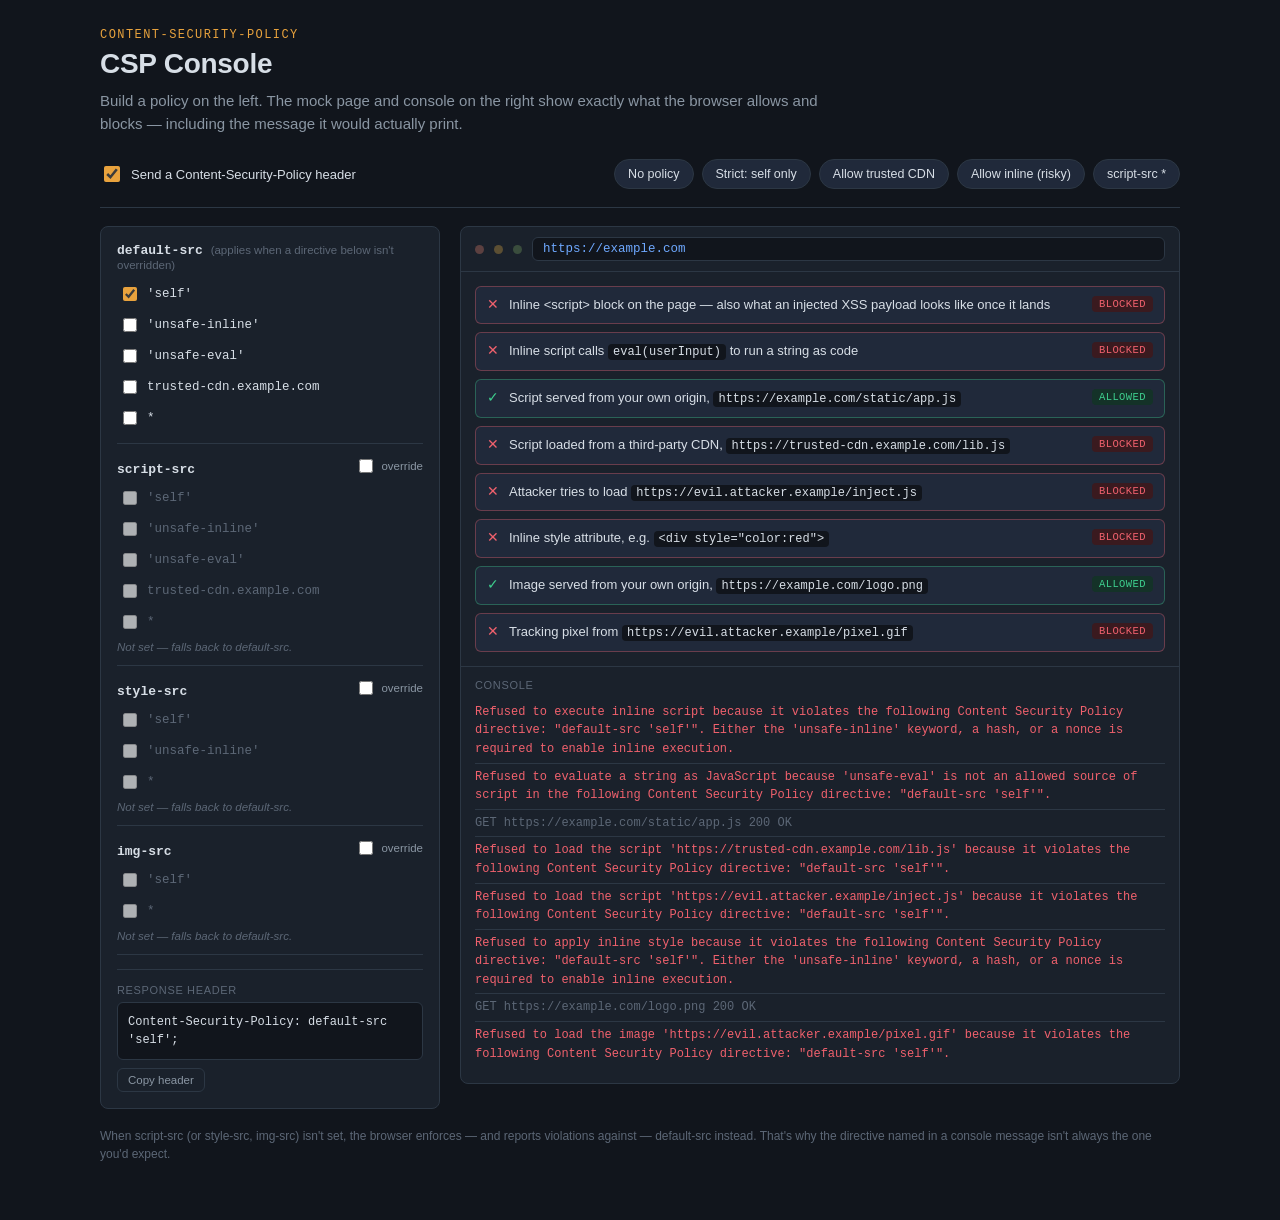
<file: csp-console.html>
<!doctype html>
<html lang="en">
<head>
<meta charset="utf-8">
<meta name="viewport" content="width=device-width, initial-scale=1">
<title>CSP Console — Content-Security-Policy demo</title>
<style>
  :root{
    --bg: #11151c;
    --panel: #1a212b;
    --panel-raised: #20293a;
    --border: #2c3744;
    --text: #d7dee6;
    --text-dim: #8a96a3;
    --text-faint: #5c6776;
    --accent: #e8a23d;
    --accent-dim: #6b5226;
    --allow: #3ecf8e;
    --allow-bg: #143228;
    --block: #f0616d;
    --block-bg: #3a1a1f;
    --url: #6ea8fe;
    --radius: 8px;
    --sans: -apple-system, BlinkMacSystemFont, "Segoe UI", Inter, Roboto, Helvetica, Arial, sans-serif;
    --mono: "JetBrains Mono", "Fira Code", ui-monospace, SFMono-Regular, Menlo, Consolas, monospace;
  }
  @media (prefers-reduced-motion: reduce){
    *{ transition: none !important; }
  }
  *{ box-sizing: border-box; }
  body{
    margin: 0;
    background: var(--bg);
    color: var(--text);
    font-family: var(--sans);
    padding: 28px 20px 48px;
  }
  .csp-app{
    max-width: 1080px;
    margin: 0 auto;
  }
  .eyebrow{
    font-family: var(--mono);
    font-size: 12px;
    letter-spacing: 0.12em;
    color: var(--accent);
    margin: 0 0 6px;
    text-transform: uppercase;
  }
  h1{
    margin: 0 0 10px;
    font-size: 28px;
    font-weight: 700;
    letter-spacing: -0.01em;
  }
  .dek{
    margin: 0 0 24px;
    color: var(--text-dim);
    font-size: 15px;
    line-height: 1.5;
    max-width: 720px;
  }
  .toggle-row{
    display: flex;
    flex-wrap: wrap;
    align-items: center;
    gap: 14px;
    margin-bottom: 18px;
    padding-bottom: 18px;
    border-bottom: 1px solid var(--border);
  }
  .switch{
    display: inline-flex;
    align-items: center;
    gap: 8px;
    font-size: 13px;
    color: var(--text);
    cursor: pointer;
    user-select: none;
  }
  .switch input{ accent-color: var(--accent); width: 16px; height: 16px; }
  .presets{
    display: flex;
    flex-wrap: wrap;
    gap: 8px;
    margin-left: auto;
  }
  .presets button{
    font-family: var(--sans);
    font-size: 12.5px;
    color: var(--text);
    background: var(--panel-raised);
    border: 1px solid var(--border);
    border-radius: 999px;
    padding: 7px 13px;
    cursor: pointer;
    transition: border-color 120ms, color 120ms;
  }
  .presets button:hover{ border-color: var(--accent); color: var(--accent); }
  .presets button:focus-visible{ outline: 2px solid var(--accent); outline-offset: 2px; }

  .body-grid{
    display: grid;
    grid-template-columns: 340px 1fr;
    gap: 20px;
    align-items: start;
  }
  @media (max-width: 860px){
    .body-grid{ grid-template-columns: 1fr; }
  }

  .panel{
    background: var(--panel);
    border: 1px solid var(--border);
    border-radius: var(--radius);
  }

  /* editor */
  .editor{ padding: 16px; }
  .group{
    padding: 12px 0;
    border-bottom: 1px solid var(--border);
  }
  .group:first-child{ padding-top: 0; }
  .group:last-of-type{ border-bottom: none; }
  .group__head{
    display: flex;
    align-items: baseline;
    justify-content: space-between;
    gap: 8px;
    margin-bottom: 8px;
  }
  .group h3{
    margin: 0;
    font-family: var(--mono);
    font-size: 13px;
    font-weight: 600;
    color: var(--text);
  }
  .group h3 .hint-inline{
    font-family: var(--sans);
    font-weight: 400;
    font-size: 11.5px;
    color: var(--text-faint);
  }
  .override-toggle{
    display: inline-flex;
    align-items: center;
    gap: 5px;
    font-size: 11.5px;
    color: var(--text-dim);
    cursor: pointer;
    user-select: none;
    white-space: nowrap;
  }
  .override-toggle input{ accent-color: var(--accent); width: 14px; height: 14px; }
  .chiprow{
    display: flex;
    flex-direction: column;
    gap: 5px;
  }
  .chiprow label{
    display: flex;
    align-items: center;
    gap: 7px;
    font-family: var(--mono);
    font-size: 12.5px;
    color: var(--text);
    cursor: pointer;
    padding: 3px 2px;
    border-radius: 4px;
  }
  .chiprow input{ accent-color: var(--accent); width: 14px; height: 14px; flex-shrink: 0; }
  .chiprow label.is-disabled{ color: var(--text-faint); cursor: default; }
  .fallback-hint{
    margin: 6px 0 0;
    font-size: 11.5px;
    color: var(--text-faint);
    font-style: italic;
  }

  .header-line{
    margin-top: 14px;
    padding-top: 14px;
    border-top: 1px solid var(--border);
  }
  .header-line__label{
    display: block;
    font-size: 11px;
    letter-spacing: 0.06em;
    text-transform: uppercase;
    color: var(--text-faint);
    margin-bottom: 6px;
  }
  .header-line__value{
    display: block;
    font-family: var(--mono);
    font-size: 12px;
    line-height: 1.5;
    color: var(--text);
    background: var(--bg);
    border: 1px solid var(--border);
    border-radius: 6px;
    padding: 10px;
    word-break: break-word;
    white-space: pre-wrap;
  }
  .header-line__value .none{ color: var(--text-faint); font-style: italic; }
  #copyHeader{
    margin-top: 8px;
    font-family: var(--sans);
    font-size: 11.5px;
    color: var(--text-dim);
    background: transparent;
    border: 1px solid var(--border);
    border-radius: 6px;
    padding: 5px 10px;
    cursor: pointer;
  }
  #copyHeader:hover{ color: var(--accent); border-color: var(--accent); }

  /* browser mock */
  .browser__chrome{
    display: flex;
    align-items: center;
    gap: 10px;
    padding: 10px 14px;
    border-bottom: 1px solid var(--border);
  }
  .dot{ width: 9px; height: 9px; border-radius: 50%; display: inline-block; }
  .dot--red{ background: #5c4040; }
  .dot--amber{ background: #5c4f33; }
  .dot--green{ background: #3a4d3d; }
  .browser__url{
    font-family: var(--mono);
    font-size: 12.5px;
    color: var(--url);
    background: var(--bg);
    border: 1px solid var(--border);
    border-radius: 6px;
    padding: 4px 10px;
    flex: 1;
  }
  .browser__page{
    padding: 14px;
    display: flex;
    flex-direction: column;
    gap: 8px;
  }
  .attempt-row{
    display: flex;
    align-items: flex-start;
    gap: 10px;
    padding: 9px 11px;
    border-radius: 6px;
    border: 1px solid var(--border);
    background: var(--panel-raised);
  }
  .attempt-row__status{
    font-size: 14px;
    line-height: 1;
    margin-top: 1px;
    flex-shrink: 0;
  }
  .attempt-row.is-allowed{ border-color: rgba(62,207,142,0.35); }
  .attempt-row.is-blocked{ border-color: rgba(240,97,109,0.35); }
  .attempt-row.is-allowed .attempt-row__status{ color: var(--allow); }
  .attempt-row.is-blocked .attempt-row__status{ color: var(--block); }
  .attempt-row__text{ font-size: 13px; line-height: 1.4; }
  .attempt-row__text code{
    font-family: var(--mono);
    font-size: 12px;
    background: var(--bg);
    border-radius: 4px;
    padding: 1px 5px;
  }
  .attempt-row__badge{
    margin-left: auto;
    font-family: var(--mono);
    font-size: 10.5px;
    letter-spacing: 0.04em;
    text-transform: uppercase;
    padding: 2px 7px;
    border-radius: 4px;
    flex-shrink: 0;
    white-space: nowrap;
  }
  .is-allowed .attempt-row__badge{ background: var(--allow-bg); color: var(--allow); }
  .is-blocked .attempt-row__badge{ background: var(--block-bg); color: var(--block); }

  .browser__console{
    border-top: 1px solid var(--border);
    padding: 12px 14px 16px;
  }
  .console__title{
    font-size: 11px;
    letter-spacing: 0.06em;
    text-transform: uppercase;
    color: var(--text-faint);
    margin-bottom: 8px;
  }
  .console-line{
    font-family: var(--mono);
    font-size: 12px;
    line-height: 1.55;
    padding: 4px 0;
    border-bottom: 1px solid var(--border);
  }
  .console-line:last-child{ border-bottom: none; }
  .console-line.err{ color: var(--block); }
  .console-line.ok{ color: var(--text-faint); }

  .footnote{
    margin-top: 18px;
    font-size: 12px;
    color: var(--text-faint);
    line-height: 1.5;
  }
</style>
</head>
<body>
<div class="csp-app">

  <p class="eyebrow">Content-Security-Policy</p>
  <h1>CSP Console</h1>
  <p class="dek">Build a policy on the left. The mock page and console on the right show exactly what the browser allows and blocks — including the message it would actually print.</p>

  <div class="toggle-row">
    <label class="switch">
      <input type="checkbox" id="cspEnabled" checked>
      Send a Content-Security-Policy header
    </label>
    <div class="presets" id="presets">
      <button data-preset="none">No policy</button>
      <button data-preset="strict">Strict: self only</button>
      <button data-preset="cdn">Allow trusted CDN</button>
      <button data-preset="inline">Allow inline (risky)</button>
      <button data-preset="wildcard">script-src *</button>
    </div>
  </div>

  <div class="body-grid">

    <section class="panel editor">

      <div class="group">
        <div class="group__head">
          <h3>default-src <span class="hint-inline">(applies when a directive below isn't overridden)</span></h3>
        </div>
        <div class="chiprow">
          <label><input type="checkbox" data-group="default" value="'self'" checked> 'self'</label>
          <label><input type="checkbox" data-group="default" value="'unsafe-inline'"> 'unsafe-inline'</label>
          <label><input type="checkbox" data-group="default" value="'unsafe-eval'"> 'unsafe-eval'</label>
          <label><input type="checkbox" data-group="default" value="https://trusted-cdn.example.com"> trusted-cdn.example.com</label>
          <label><input type="checkbox" data-group="default" value="*"> *</label>
        </div>
      </div>

      <div class="group">
        <div class="group__head">
          <h3>script-src</h3>
          <label class="override-toggle"><input type="checkbox" id="scriptOverride"> override</label>
        </div>
        <div class="chiprow">
          <label><input type="checkbox" data-group="script" value="'self'" disabled> 'self'</label>
          <label><input type="checkbox" data-group="script" value="'unsafe-inline'" disabled> 'unsafe-inline'</label>
          <label><input type="checkbox" data-group="script" value="'unsafe-eval'" disabled> 'unsafe-eval'</label>
          <label><input type="checkbox" data-group="script" value="https://trusted-cdn.example.com" disabled> trusted-cdn.example.com</label>
          <label><input type="checkbox" data-group="script" value="*" disabled> *</label>
        </div>
        <p class="fallback-hint" id="scriptFallback">Not set — falls back to default-src.</p>
      </div>

      <div class="group">
        <div class="group__head">
          <h3>style-src</h3>
          <label class="override-toggle"><input type="checkbox" id="styleOverride"> override</label>
        </div>
        <div class="chiprow">
          <label><input type="checkbox" data-group="style" value="'self'" disabled> 'self'</label>
          <label><input type="checkbox" data-group="style" value="'unsafe-inline'" disabled> 'unsafe-inline'</label>
          <label><input type="checkbox" data-group="style" value="*" disabled> *</label>
        </div>
        <p class="fallback-hint" id="styleFallback">Not set — falls back to default-src.</p>
      </div>

      <div class="group">
        <div class="group__head">
          <h3>img-src</h3>
          <label class="override-toggle"><input type="checkbox" id="imgOverride"> override</label>
        </div>
        <div class="chiprow">
          <label><input type="checkbox" data-group="img" value="'self'" disabled> 'self'</label>
          <label><input type="checkbox" data-group="img" value="*" disabled> *</label>
        </div>
        <p class="fallback-hint" id="imgFallback">Not set — falls back to default-src.</p>
      </div>

      <div class="header-line">
        <span class="header-line__label">Response header</span>
        <code class="header-line__value" id="headerText"></code>
        <button id="copyHeader" type="button">Copy header</button>
      </div>

    </section>

    <section class="panel browser">
      <div class="browser__chrome">
        <span class="dot dot--red"></span><span class="dot dot--amber"></span><span class="dot dot--green"></span>
        <span class="browser__url">https://example.com</span>
      </div>
      <div class="browser__page" id="pageMock"></div>
      <div class="browser__console">
        <div class="console__title">Console</div>
        <div id="consoleMock"></div>
      </div>
    </section>

  </div>

  <p class="footnote">When script-src (or style-src, img-src) isn't set, the browser enforces — and reports violations against — default-src instead. That's why the directive named in a console message isn't always the one you'd expect.</p>

</div>

<script>
(function(){
  const DEMO_ORIGIN = "https://example.com";

  const attempts = [
    { id:"inline-script", type:"script", kind:"inline",
      label:"Inline &lt;script&gt; block on the page — also what an injected XSS payload looks like once it lands" },
    { id:"eval", type:"script", kind:"eval",
      label:"Inline script calls <code>eval(userInput)</code> to run a string as code" },
    { id:"self-script", type:"script", kind:"external", origin:DEMO_ORIGIN,
      url:DEMO_ORIGIN+"/static/app.js",
      label:"Script served from your own origin, <code>https://example.com/static/app.js</code>" },
    { id:"cdn-script", type:"script", kind:"external", origin:"https://trusted-cdn.example.com",
      url:"https://trusted-cdn.example.com/lib.js",
      label:"Script loaded from a third-party CDN, <code>https://trusted-cdn.example.com/lib.js</code>" },
    { id:"evil-script", type:"script", kind:"external", origin:"https://evil.attacker.example",
      url:"https://evil.attacker.example/inject.js",
      label:"Attacker tries to load <code>https://evil.attacker.example/inject.js</code>" },
    { id:"inline-style", type:"style", kind:"inline",
      label:"Inline style attribute, e.g. <code>&lt;div style=\"color:red\"&gt;</code>" },
    { id:"self-img", type:"img", kind:"external", origin:DEMO_ORIGIN,
      url:DEMO_ORIGIN+"/logo.png",
      label:"Image served from your own origin, <code>https://example.com/logo.png</code>" },
    { id:"evil-img", type:"img", kind:"external", origin:"https://evil.attacker.example",
      url:"https://evil.attacker.example/pixel.gif",
      label:"Tracking pixel from <code>https://evil.attacker.example/pixel.gif</code>" }
  ];

  const overrideKeys = { script:"scriptOverride", style:"styleOverride", img:"imgOverride" };

  function getTokens(group){
    return [...document.querySelectorAll('input[data-group="'+group+'"]:checked')].map(i => i.value);
  }
  function isOverridden(key){
    return document.getElementById(overrideKeys[key]).checked;
  }
  function effective(type){
    if (isOverridden(type)) return { name: type+"-src", tokens: getTokens(type) };
    return { name: "default-src", tokens: getTokens("default") };
  }
  function fmtList(tokens){
    return tokens.length ? tokens.join(" ") : "'none'";
  }

  function evaluate(attempt, cspEnabled){
    if (!cspEnabled) return { allowed:true, directiveLabel:null };
    const eff = effective(attempt.type);
    const tokens = eff.tokens;
    let allowed;
    if (attempt.kind === "inline") allowed = tokens.includes("'unsafe-inline'");
    else if (attempt.kind === "eval") allowed = tokens.includes("'unsafe-eval'");
    else allowed = tokens.includes("*") || tokens.includes(attempt.origin) ||
                    (tokens.includes("'self'") && attempt.origin === DEMO_ORIGIN);
    return { allowed, directiveLabel: eff.name + " " + fmtList(tokens) };
  }

  function consoleLine(attempt, result){
    if (result.allowed){
      if (attempt.kind === "external") return { cls:"ok", text:"GET " + attempt.url + " 200 OK" };
      if (attempt.kind === "eval") return { cls:"ok", text:"(eval executed without restriction)" };
      if (attempt.type === "style") return { cls:"ok", text:"(inline style applied without restriction)" };
      return { cls:"ok", text:"(inline script executed without restriction)" };
    }
    const d = result.directiveLabel;
    if (attempt.kind === "inline" && attempt.type === "script")
      return { cls:"err", text:'Refused to execute inline script because it violates the following Content Security Policy directive: "'+d+'". Either the \'unsafe-inline\' keyword, a hash, or a nonce is required to enable inline execution.' };
    if (attempt.kind === "inline" && attempt.type === "style")
      return { cls:"err", text:'Refused to apply inline style because it violates the following Content Security Policy directive: "'+d+'". Either the \'unsafe-inline\' keyword, a hash, or a nonce is required to enable inline execution.' };
    if (attempt.kind === "eval")
      return { cls:"err", text:"Refused to evaluate a string as JavaScript because 'unsafe-eval' is not an allowed source of script in the following Content Security Policy directive: \""+d+"\"." };
    const noun = attempt.type === "img" ? "image" : "script";
    return { cls:"err", text:"Refused to load the "+noun+" '"+attempt.url+"' because it violates the following Content Security Policy directive: \""+d+"\"." };
  }

  function headerString(cspEnabled){
    if (!cspEnabled) return null;
    const parts = ["default-src " + fmtList(getTokens("default"))];
    ["script","style","img"].forEach(key=>{
      if (isOverridden(key)) parts.push(key+"-src " + fmtList(getTokens(key)));
    });
    return "Content-Security-Policy: " + parts.join("; ") + ";";
  }

  function updateDisabledState(key){
    const on = isOverridden(key);
    document.querySelectorAll('input[data-group="'+key+'"]').forEach(cb=>{
      cb.disabled = !on;
      cb.closest("label").classList.toggle("is-disabled", !on);
    });
    document.getElementById(key+"Fallback").style.display = on ? "none" : "block";
  }

  function render(){
    const cspEnabled = document.getElementById("cspEnabled").checked;

    const headerEl = document.getElementById("headerText");
    const h = headerString(cspEnabled);
    headerEl.innerHTML = h ? h : '<span class="none">(no Content-Security-Policy header sent)</span>';

    const pageMock = document.getElementById("pageMock");
    const consoleMock = document.getElementById("consoleMock");
    pageMock.innerHTML = "";
    consoleMock.innerHTML = "";

    attempts.forEach(attempt=>{
      const result = evaluate(attempt, cspEnabled);
      const line = consoleLine(attempt, result);

      const row = document.createElement("div");
      row.className = "attempt-row " + (result.allowed ? "is-allowed" : "is-blocked");
      row.innerHTML =
        '<span class="attempt-row__status">' + (result.allowed ? "&#10003;" : "&#10005;") + '</span>' +
        '<span class="attempt-row__text">' + attempt.label + '</span>' +
        '<span class="attempt-row__badge">' + (result.allowed ? "Allowed" : "Blocked") + '</span>';
      pageMock.appendChild(row);

      const cl = document.createElement("div");
      cl.className = "console-line " + line.cls;
      cl.textContent = line.text;
      consoleMock.appendChild(cl);
    });
  }

  document.getElementById("cspEnabled").addEventListener("change", render);
  ["script","style","img"].forEach(key=>{
    document.getElementById(overrideKeys[key]).addEventListener("change", ()=>{ updateDisabledState(key); render(); });
  });
  document.querySelectorAll('input[type="checkbox"][data-group]').forEach(cb=>{
    cb.addEventListener("change", render);
  });

  document.getElementById("copyHeader").addEventListener("click", ()=>{
    const h = headerString(document.getElementById("cspEnabled").checked) || "(no Content-Security-Policy header sent)";
    navigator.clipboard && navigator.clipboard.writeText(h);
  });

  const presets = {
    none:     { enabled:false },
    strict:   { enabled:true, def:["'self'"], over:{ script:false, style:false, img:false } },
    cdn:      { enabled:true, def:["'self'"], over:{ script:true, style:false, img:false },
                vals:{ script:["'self'","https://trusted-cdn.example.com"] } },
    inline:   { enabled:true, def:["'self'"], over:{ script:true, style:false, img:false },
                vals:{ script:["'self'","'unsafe-inline'"] } },
    wildcard: { enabled:true, def:["'self'"], over:{ script:true, style:false, img:false },
                vals:{ script:["*"] } }
  };

  function setGroupValues(group, values){
    document.querySelectorAll('input[data-group="'+group+'"]').forEach(cb=>{
      cb.checked = values.includes(cb.value);
    });
  }

  document.getElementById("presets").addEventListener("click", (e)=>{
    const btn = e.target.closest("button[data-preset]");
    if (!btn) return;
    const p = presets[btn.dataset.preset];
    document.getElementById("cspEnabled").checked = p.enabled;
    if (p.enabled){
      setGroupValues("default", p.def);
      ["script","style","img"].forEach(key=>{
        document.getElementById(overrideKeys[key]).checked = !!p.over[key];
        setGroupValues(key, (p.vals && p.vals[key]) ? p.vals[key] : []);
        updateDisabledState(key);
      });
    }
    render();
  });

  ["script","style","img"].forEach(updateDisabledState);
  render();
})();
</script>
</body>
</html>
</file>
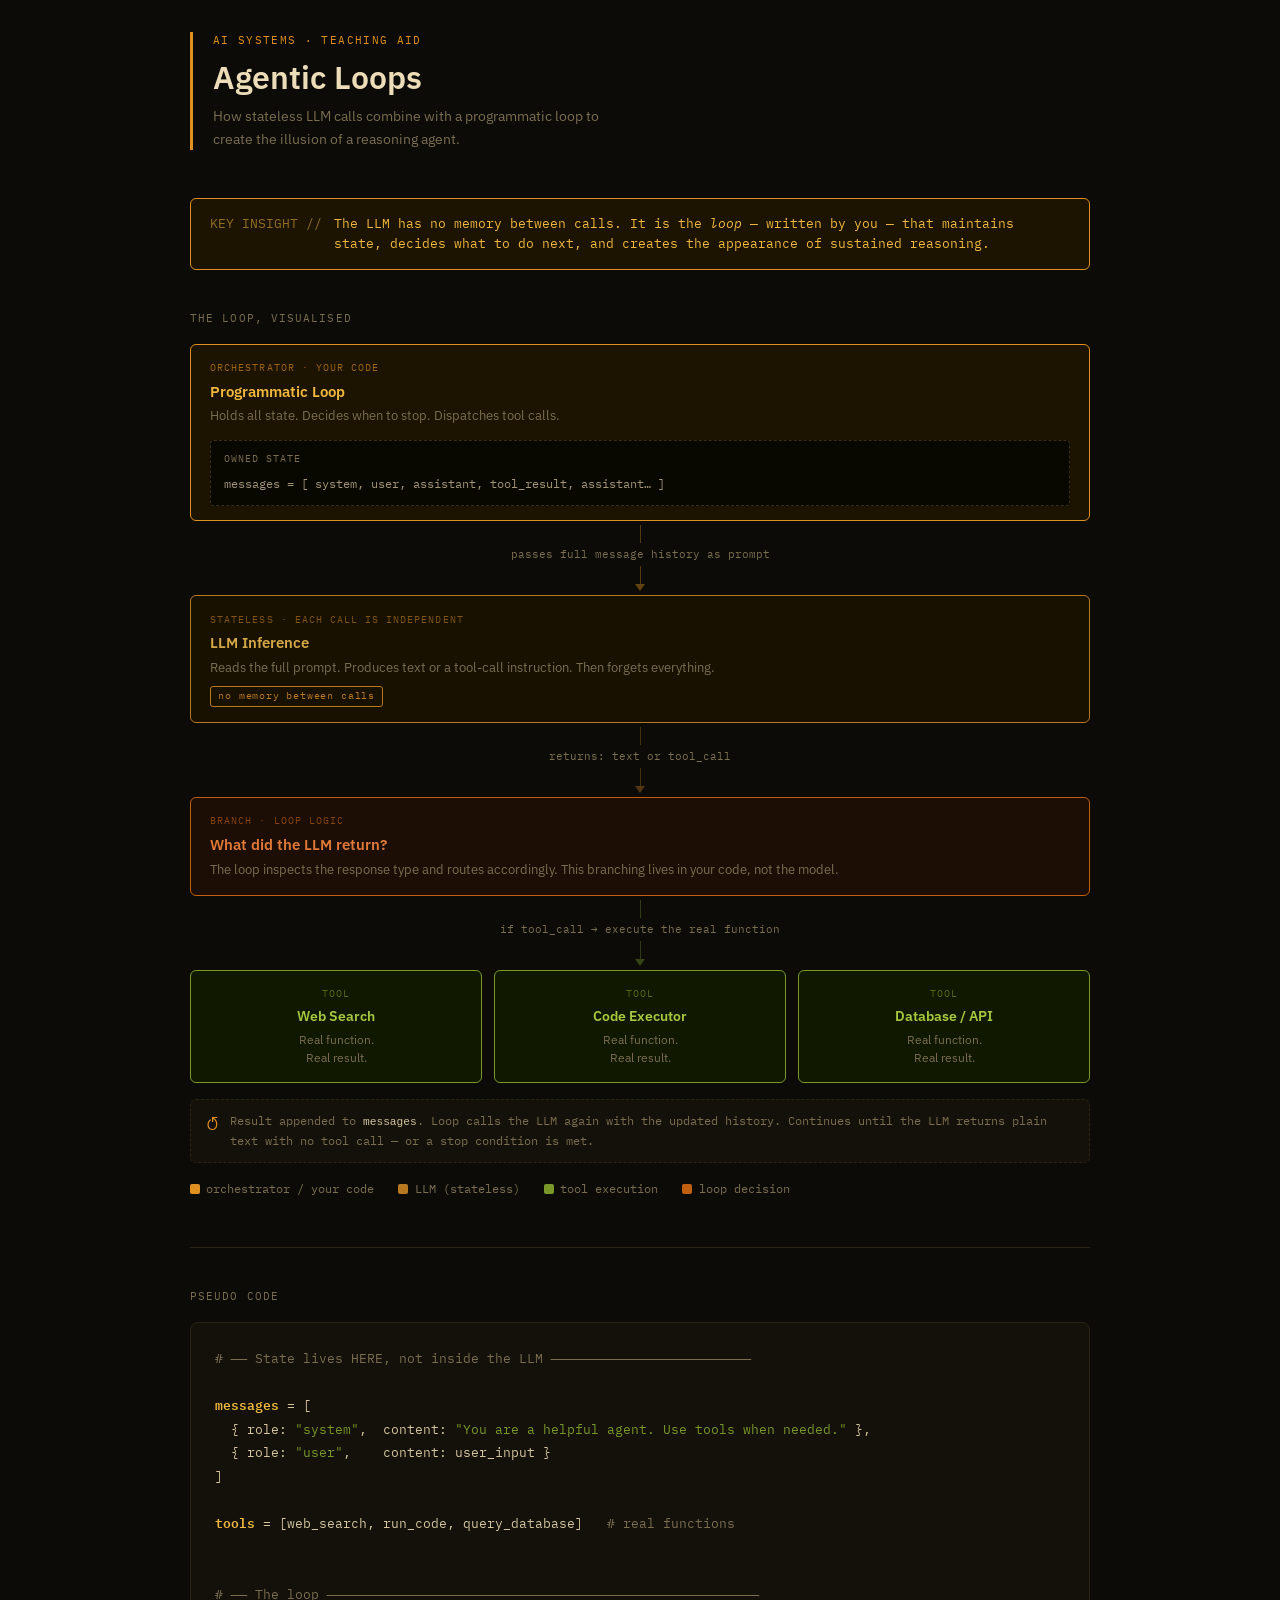
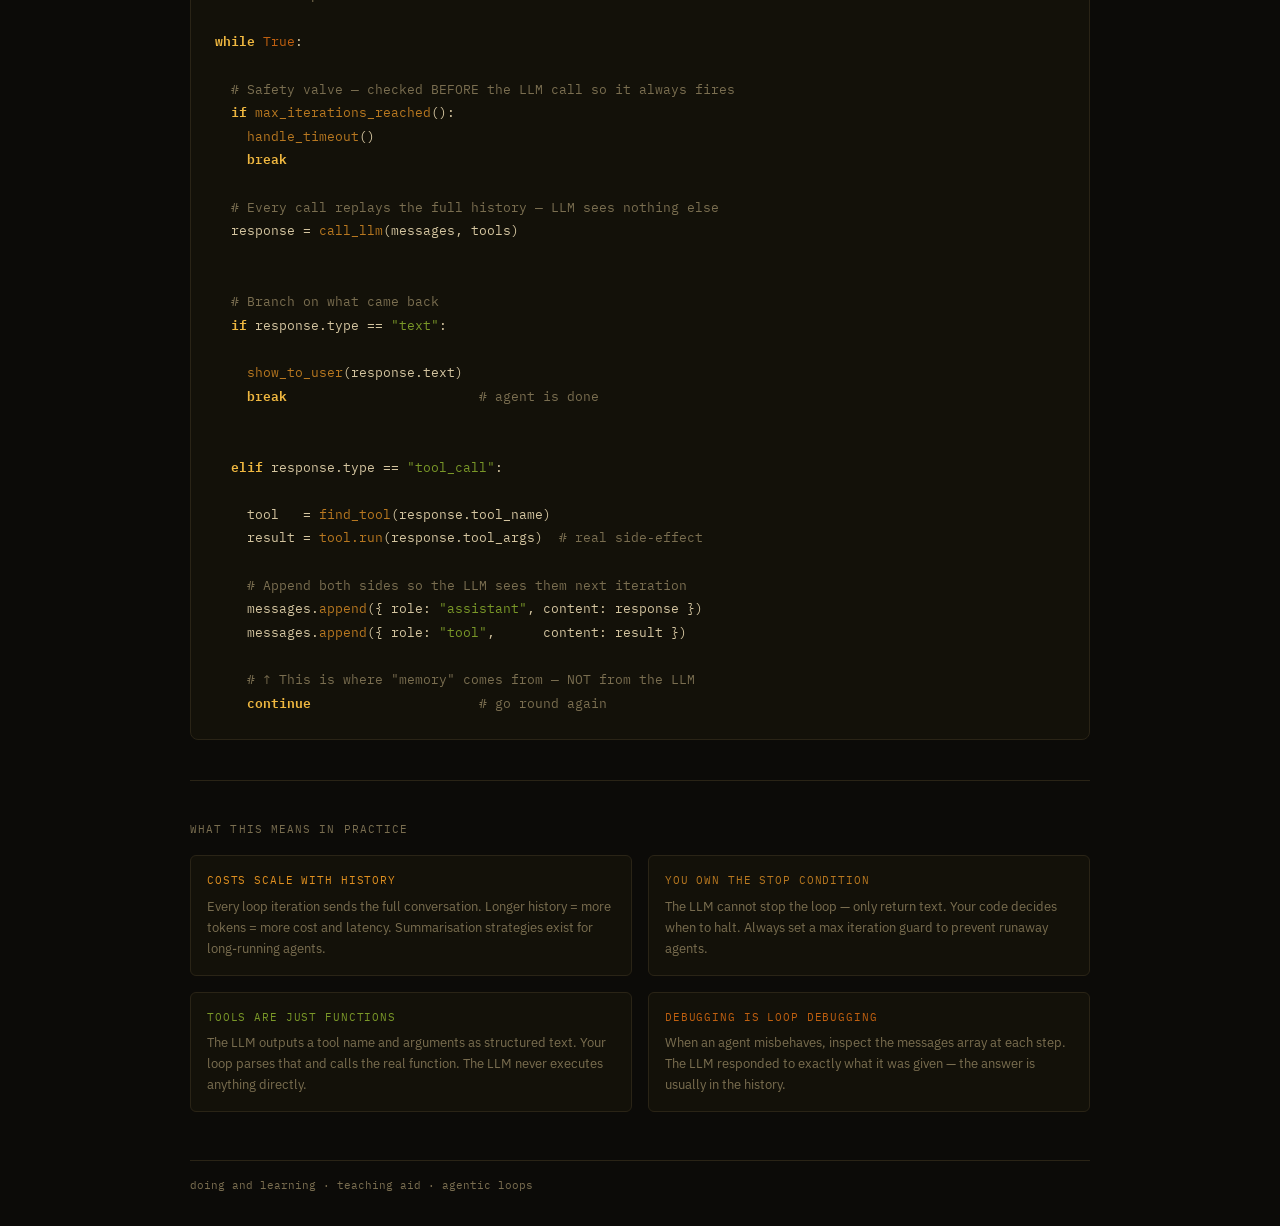
<file: src/agentic-loop.html>
<!DOCTYPE html>
<html lang="en">
<head>
<meta charset="UTF-8">
<meta name="viewport" content="width=device-width, initial-scale=1.0">
<title>Agentic Loops</title>
<style>
  @import url('https://fonts.googleapis.com/css2?family=IBM+Plex+Mono:wght@400;600&family=IBM+Plex+Sans:wght@300;400;600&display=swap');

  *, *::before, *::after { box-sizing: border-box; margin: 0; padding: 0; }

  :root {
    --bg:          #0c0b08;
    --surface:     #131109;
    --border:      #2a2416;
    --text:        #d4c5a0;
    --dim:         #7a6e50;
    --amber:       #e09020;
    --amber-dim:   #1c1400;
    --amber-hi:    #f0b840;
    --gold:        #b87820;
    --gold-dim:    #181100;
    --olive:       #7a9828;
    --olive-dim:   #101800;
    --orange:      #c06010;
    --orange-dim:  #1c0e04;
    --mono: 'IBM Plex Mono', monospace;
    --sans: 'IBM Plex Sans', sans-serif;
  }

  body {
    background: var(--bg);
    color: var(--text);
    font-family: var(--sans);
    font-size: 15px;
    line-height: 1.6;
    min-height: 100vh;
    padding: 2rem 1rem;
  }

  .page { max-width: 900px; margin: 0 auto; }

  /* ── Header ─────────────────────────────────────────────────── */
  .header {
    margin-bottom: 3rem;
    border-left: 3px solid var(--amber);
    padding-left: 1.25rem;
  }
  .eyebrow {
    font-family: var(--mono);
    font-size: 0.7rem;
    color: var(--amber);
    letter-spacing: 0.12em;
    text-transform: uppercase;
    margin-bottom: 0.5rem;
  }
  .header h1 {
    font-size: 2rem;
    font-weight: 600;
    color: #ecddb8;
    line-height: 1.2;
  }
  .header p {
    margin-top: 0.5rem;
    color: var(--dim);
    font-size: 0.9rem;
    max-width: 52ch;
  }

  /* ── Insight banner ──────────────────────────────────────────── */
  .insight {
    background: var(--amber-dim);
    border: 1px solid var(--amber);
    border-radius: 6px;
    padding: 0.9rem 1.2rem;
    margin-bottom: 2.5rem;
    font-family: var(--mono);
    font-size: 0.8rem;
    color: var(--amber-hi);
    display: flex;
    gap: 0.75rem;
    align-items: flex-start;
  }
  .insight .label { opacity: 0.55; white-space: nowrap; }

  /* ── Section label ───────────────────────────────────────────── */
  .section-label {
    font-family: var(--mono);
    font-size: 0.68rem;
    letter-spacing: 0.1em;
    text-transform: uppercase;
    color: var(--dim);
    margin-bottom: 1rem;
  }

  /* ── Diagram ─────────────────────────────────────────────────── */
  .diagram { margin-bottom: 3rem; }

  .flow {
    display: flex;
    flex-direction: column;
    align-items: center;
  }

  /* Nodes */
  .node {
    border: 1px solid;
    border-radius: 6px;
    padding: 0.9rem 1.2rem;
    width: 100%;
  }
  .node .tag {
    font-family: var(--mono);
    font-size: 0.65rem;
    letter-spacing: 0.1em;
    text-transform: uppercase;
    margin-bottom: 0.2rem;
    opacity: 0.65;
  }
  .node .title {
    font-weight: 600;
    font-size: 0.95rem;
  }
  .node .desc {
    font-size: 0.8rem;
    color: var(--dim);
    margin-top: 0.2rem;
  }

  .node.orchestrator { border-color: var(--amber); background: var(--amber-dim); }
  .node.orchestrator .tag   { color: var(--amber); }
  .node.orchestrator .title { color: var(--amber-hi); }

  .node.llm { border-color: var(--gold); background: var(--gold-dim); }
  .node.llm .tag   { color: var(--gold); }
  .node.llm .title { color: #d4a848; }

  .node.decision { border-color: var(--orange); background: var(--orange-dim); }
  .node.decision .tag   { color: var(--orange); }
  .node.decision .title { color: #e07838; }

  .node.tool { border-color: var(--olive); background: var(--olive-dim); text-align: center; }
  .node.tool .tag   { color: var(--olive); }
  .node.tool .title { color: #a8c840; font-size: 0.88rem; }
  .node.tool .desc  { font-size: 0.72rem; }

  /* Messages sub-card inside orchestrator */
  .state-card {
    margin-top: 0.85rem;
    border: 1px dashed #3a2e18;
    border-radius: 4px;
    padding: 0.6rem 0.8rem;
    background: #080700;
  }
  .state-card-label {
    font-family: var(--mono);
    font-size: 0.6rem;
    color: var(--dim);
    text-transform: uppercase;
    letter-spacing: 0.1em;
    margin-bottom: 0.3rem;
  }
  .state-card code {
    font-family: var(--mono);
    font-size: 0.73rem;
    color: var(--text);
    opacity: 0.75;
  }

  /* Stateless badge */
  .badge {
    display: inline-block;
    border: 1px solid var(--gold);
    background: var(--gold-dim);
    color: var(--gold);
    font-family: var(--mono);
    font-size: 0.63rem;
    padding: 0.12rem 0.45rem;
    border-radius: 3px;
    letter-spacing: 0.08em;
    margin-top: 0.45rem;
  }

  /* Arrow connectors */
  .arrow {
    display: flex;
    flex-direction: column;
    align-items: center;
    width: 100%;
    padding: 4px 0;
  }
  .arrow .shaft {
    width: 1px;
    height: 18px;
    background: var(--amber);
    opacity: 0.35;
  }
  .arrow .alabel {
    font-family: var(--mono);
    font-size: 0.67rem;
    color: var(--dim);
    text-align: center;
    padding: 3px 0;
  }
  .arrow .head {
    width: 0;
    height: 0;
    border-left: 5px solid transparent;
    border-right: 5px solid transparent;
    border-top: 7px solid var(--amber);
    opacity: 0.4;
  }
  .arrow.gold .shaft { background: var(--gold); }
  .arrow.gold .head  { border-top-color: var(--gold); }
  .arrow.olive .shaft { background: var(--olive); }
  .arrow.olive .head  { border-top-color: var(--olive); }

  /* Tool grid */
  .tool-grid {
    display: grid;
    grid-template-columns: 1fr 1fr 1fr;
    gap: 0.75rem;
    width: 100%;
  }

  /* Loop-back */
  .loop-back {
    margin-top: 1rem;
    width: 100%;
    border: 1px dashed var(--border);
    border-radius: 6px;
    padding: 0.75rem 1rem;
    background: var(--surface);
    display: flex;
    align-items: flex-start;
    gap: 0.75rem;
    font-family: var(--mono);
    font-size: 0.73rem;
    color: var(--dim);
    line-height: 1.6;
  }
  .loop-symbol { color: var(--amber); font-size: 1.1rem; flex-shrink: 0; line-height: 1.4; }

  /* Legend */
  .legend {
    display: flex;
    gap: 1.5rem;
    flex-wrap: wrap;
    margin-top: 1rem;
    font-size: 0.78rem;
    font-family: var(--mono);
    color: var(--dim);
  }
  .legend-item { display: flex; align-items: center; gap: 0.4rem; }
  .dot { width: 10px; height: 10px; border-radius: 2px; flex-shrink: 0; }

  /* ── Divider ─────────────────────────────────────────────────── */
  hr.divider { border: none; border-top: 1px solid var(--border); margin: 2.5rem 0; }

  /* ── Pseudo code ─────────────────────────────────────────────── */
  .pseudocode { margin-bottom: 2.5rem; }

  pre {
    background: var(--surface);
    border: 1px solid var(--border);
    border-radius: 8px;
    padding: 1.5rem;
    overflow-x: auto;
    font-family: var(--mono);
    font-size: 0.82rem;
    line-height: 1.8;
    tab-size: 2;
  }
  .c-comment { color: var(--dim); }
  .c-kw      { color: var(--amber-hi); font-weight: 600; }
  .c-fn      { color: var(--gold); }
  .c-str     { color: var(--olive); }
  .c-const   { color: var(--orange); }

  /* ── Takeaways ───────────────────────────────────────────────── */
  .takeaways {
    display: grid;
    grid-template-columns: 1fr 1fr;
    gap: 1rem;
    margin-top: 0.5rem;
  }
  .takeaway {
    background: var(--surface);
    border: 1px solid var(--border);
    border-radius: 6px;
    padding: 1rem;
  }
  .takeaway .t-label {
    font-family: var(--mono);
    font-size: 0.68rem;
    margin-bottom: 0.4rem;
    text-transform: uppercase;
    letter-spacing: 0.08em;
  }
  .takeaway .t-body { font-size: 0.82rem; color: var(--dim); }

  .footer {
    margin-top: 3rem;
    font-family: var(--mono);
    font-size: 0.68rem;
    color: var(--dim);
    border-top: 1px solid var(--border);
    padding-top: 1rem;
  }

  @media (max-width: 600px) {
    .tool-grid, .takeaways { grid-template-columns: 1fr; }
    .header h1 { font-size: 1.5rem; }
  }
</style>
</head>
<body>
<div class="page">

  <div class="header">
    <div class="eyebrow">AI Systems · Teaching Aid</div>
    <h1>Agentic Loops</h1>
    <p>How stateless LLM calls combine with a programmatic loop to create the illusion of a reasoning agent.</p>
  </div>

  <div class="insight">
    <span class="label">KEY INSIGHT //</span>
    <span>The LLM has no memory between calls. It is the <em>loop</em> — written by you — that maintains state, decides what to do next, and creates the appearance of sustained reasoning.</span>
  </div>

  <!-- DIAGRAM -->
  <div class="diagram">
    <div class="section-label">The loop, visualised</div>

    <div class="flow">

      <!-- Orchestrator — owns the messages array -->
      <div class="node orchestrator">
        <div class="tag">Orchestrator · your code</div>
        <div class="title">Programmatic Loop</div>
        <div class="desc">Holds all state. Decides when to stop. Dispatches tool calls.</div>
        <div class="state-card">
          <div class="state-card-label">owned state</div>
          <code>messages = [ system, user, assistant, tool_result, assistant… ]</code>
        </div>
      </div>

      <!-- Arrow → LLM -->
      <div class="arrow">
        <div class="shaft"></div>
        <div class="alabel">passes full message history as prompt</div>
        <div class="shaft"></div>
        <div class="head"></div>
      </div>

      <!-- LLM -->
      <div class="node llm">
        <div class="tag">Stateless · each call is independent</div>
        <div class="title">LLM Inference</div>
        <div class="desc">Reads the full prompt. Produces text or a tool-call instruction. Then forgets everything.</div>
        <div class="badge">no memory between calls</div>
      </div>

      <!-- Arrow → Decision -->
      <div class="arrow gold">
        <div class="shaft"></div>
        <div class="alabel">returns: text or tool_call</div>
        <div class="shaft"></div>
        <div class="head"></div>
      </div>

      <!-- Decision -->
      <div class="node decision">
        <div class="tag">Branch · loop logic</div>
        <div class="title">What did the LLM return?</div>
        <div class="desc">The loop inspects the response type and routes accordingly. This branching lives in your code, not the model.</div>
      </div>

      <!-- Arrow → Tools -->
      <div class="arrow olive">
        <div class="shaft"></div>
        <div class="alabel">if tool_call → execute the real function</div>
        <div class="shaft"></div>
        <div class="head"></div>
      </div>

      <!-- Tools -->
      <div class="tool-grid">
        <div class="node tool">
          <div class="tag">Tool</div>
          <div class="title">Web Search</div>
          <div class="desc">Real function.<br>Real result.</div>
        </div>
        <div class="node tool">
          <div class="tag">Tool</div>
          <div class="title">Code Executor</div>
          <div class="desc">Real function.<br>Real result.</div>
        </div>
        <div class="node tool">
          <div class="tag">Tool</div>
          <div class="title">Database / API</div>
          <div class="desc">Real function.<br>Real result.</div>
        </div>
      </div>

      <!-- Loop-back -->
      <div class="loop-back">
        <div class="loop-symbol">↺</div>
        <div>Result appended to <code style="font-size:0.7rem;color:var(--text)">messages</code>. Loop calls the LLM again with the updated history. Continues until the LLM returns plain text with no tool call — or a stop condition is met.</div>
      </div>

    </div>

    <div class="legend">
      <div class="legend-item"><div class="dot" style="background:var(--amber)"></div>orchestrator / your code</div>
      <div class="legend-item"><div class="dot" style="background:var(--gold)"></div>LLM (stateless)</div>
      <div class="legend-item"><div class="dot" style="background:var(--olive)"></div>tool execution</div>
      <div class="legend-item"><div class="dot" style="background:var(--orange)"></div>loop decision</div>
    </div>
  </div>

  <hr class="divider">

  <!-- PSEUDO CODE -->
  <div class="pseudocode">
    <div class="section-label">Pseudo code</div>

<pre><span class="c-comment"># ── State lives HERE, not inside the LLM ─────────────────────────</span>

<span class="c-kw">messages</span> = [
  { role: <span class="c-str">"system"</span>,  content: <span class="c-str">"You are a helpful agent. Use tools when needed."</span> },
  { role: <span class="c-str">"user"</span>,    content: user_input }
]

<span class="c-kw">tools</span> = [web_search, run_code, query_database]   <span class="c-comment"># real functions</span>


<span class="c-comment"># ── The loop ──────────────────────────────────────────────────────</span>

<span class="c-kw">while</span> <span class="c-const">True</span>:

  <span class="c-comment"># Safety valve — checked BEFORE the LLM call so it always fires</span>
  <span class="c-kw">if</span> <span class="c-fn">max_iterations_reached</span>():
    <span class="c-fn">handle_timeout</span>()
    <span class="c-kw">break</span>

  <span class="c-comment"># Every call replays the full history — LLM sees nothing else</span>
  response = <span class="c-fn">call_llm</span>(messages, tools)


  <span class="c-comment"># Branch on what came back</span>
  <span class="c-kw">if</span> response.type == <span class="c-str">"text"</span>:

    <span class="c-fn">show_to_user</span>(response.text)
    <span class="c-kw">break</span>                        <span class="c-comment"># agent is done</span>


  <span class="c-kw">elif</span> response.type == <span class="c-str">"tool_call"</span>:

    tool   = <span class="c-fn">find_tool</span>(response.tool_name)
    result = <span class="c-fn">tool.run</span>(response.tool_args)  <span class="c-comment"># real side-effect</span>

    <span class="c-comment"># Append both sides so the LLM sees them next iteration</span>
    messages.<span class="c-fn">append</span>({ role: <span class="c-str">"assistant"</span>, content: response })
    messages.<span class="c-fn">append</span>({ role: <span class="c-str">"tool"</span>,      content: result })

    <span class="c-comment"># ↑ This is where "memory" comes from — NOT from the LLM</span>
    <span class="c-kw">continue</span>                     <span class="c-comment"># go round again</span></pre>
  </div>

  <hr class="divider">

  <!-- TAKEAWAYS -->
  <div class="section-label">What this means in practice</div>
  <div class="takeaways">

    <div class="takeaway">
      <div class="t-label" style="color:var(--amber)">Costs scale with history</div>
      <div class="t-body">Every loop iteration sends the full conversation. Longer history = more tokens = more cost and latency. Summarisation strategies exist for long-running agents.</div>
    </div>

    <div class="takeaway">
      <div class="t-label" style="color:var(--gold)">You own the stop condition</div>
      <div class="t-body">The LLM cannot stop the loop — only return text. Your code decides when to halt. Always set a max iteration guard to prevent runaway agents.</div>
    </div>

    <div class="takeaway">
      <div class="t-label" style="color:var(--olive)">Tools are just functions</div>
      <div class="t-body">The LLM outputs a tool name and arguments as structured text. Your loop parses that and calls the real function. The LLM never executes anything directly.</div>
    </div>

    <div class="takeaway">
      <div class="t-label" style="color:var(--orange)">Debugging is loop debugging</div>
      <div class="t-body">When an agent misbehaves, inspect the messages array at each step. The LLM responded to exactly what it was given — the answer is usually in the history.</div>
    </div>

  </div>

  <div class="footer">
    doing and learning · teaching aid · agentic loops
  </div>

</div>
</body>
</html>
</file>
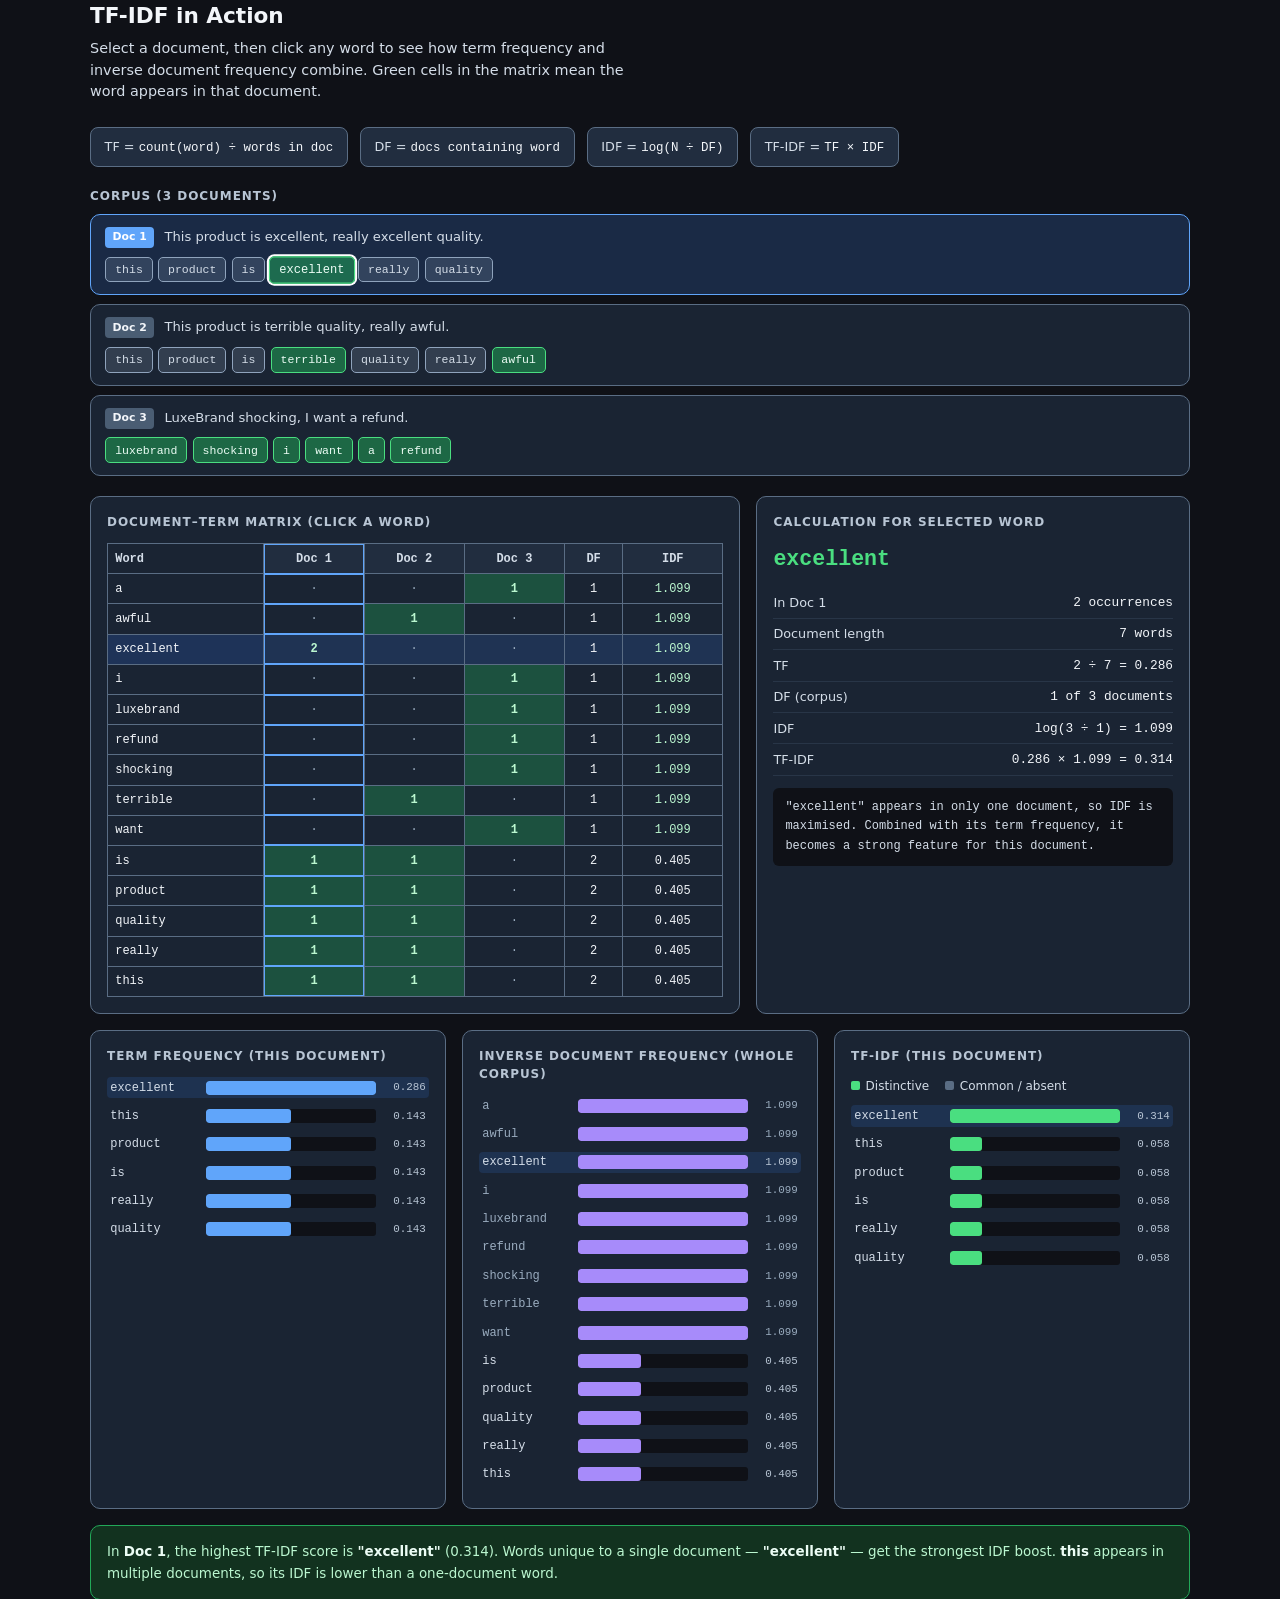
<file: src/tfidf_visualisation.html>
<!DOCTYPE html>
<html lang="en">
<head>
<meta charset="UTF-8">
<meta name="viewport" content="width=device-width, initial-scale=1.0">
<title>TF-IDF in Action</title>
<style>
  :root {
    --bg: #0f1117;
    --surface: #1a2433;
    --surface-2: #212d3f;
    --border: #5a6d84;
    --text: #f3f6fa;
    --text-secondary: #d4dde8;
    --muted: #b8c5d4;
    --dim: #c5d0dc;
    --accent: #60a5fa;
    --accent-2: #a78bfa;
    --good: #4ade80;
    --good-strong: #bbf7d0;
    --warn: #fbbf24;
    --danger: #f87171;
    --cell-miss: #9aacbf;
    --mono: ui-monospace, SFMono-Regular, Menlo, Consolas, monospace;
    --sans: system-ui, -apple-system, "Segoe UI", sans-serif;
  }

  * { box-sizing: border-box; margin: 0; padding: 0; }

  body {
    background: var(--bg);
    color: var(--text);
    font-family: var(--sans);
    line-height: 1.5;
  }

  .tool-app {
    max-width: 1100px;
    margin: 0 auto;
  }

  .hero { margin-bottom: 1.5rem; }
  .hero h1 { font-size: 1.35rem; font-weight: 700; margin-bottom: 0.35rem; }
  .hero p { font-size: 0.9rem; color: var(--text-secondary); max-width: 62ch; }

  .formula-strip {
    display: flex;
    flex-wrap: wrap;
    gap: 0.75rem;
    margin-bottom: 1.25rem;
  }
  .formula {
    background: var(--surface-2);
    border: 1px solid var(--border);
    border-radius: 8px;
    padding: 0.55rem 0.85rem;
    font-size: 0.8rem;
    color: var(--text-secondary);
  }
  .formula code {
    font-family: var(--mono);
    color: var(--text);
    font-size: 0.78rem;
  }

  .section-label {
    font-size: 0.75rem;
    font-weight: 700;
    color: var(--muted);
    text-transform: uppercase;
    letter-spacing: 0.08em;
    margin-bottom: 0.55rem;
  }

  .doc-list { display: flex; flex-direction: column; gap: 0.55rem; margin-bottom: 1.25rem; }
  .doc {
    background: var(--surface);
    border: 1.5px solid var(--border);
    border-radius: 10px;
    padding: 0.75rem 0.9rem;
    cursor: pointer;
    transition: border-color 0.15s, background 0.15s;
  }
  .doc:hover { border-color: #60a5fa; }
  .doc.active { border-color: var(--accent); background: #1a2a45; }
  .doc-head { display: flex; align-items: flex-start; gap: 0.65rem; }
  .doc-badge {
    font-size: 0.68rem;
    font-weight: 700;
    background: #4a5d73;
    color: var(--text);
    border-radius: 4px;
    padding: 0.15rem 0.45rem;
    white-space: nowrap;
    flex-shrink: 0;
  }
  .doc.active .doc-badge { background: var(--accent); color: #fff; }
  .doc-text { font-size: 0.82rem; color: var(--text-secondary); }
  .token-viz { display: flex; flex-wrap: wrap; gap: 0.35rem; margin-top: 0.55rem; }
  .token {
    border-radius: 5px;
    padding: 0.2rem 0.55rem;
    font-size: 0.72rem;
    font-family: var(--mono);
    border: 1.5px solid transparent;
    cursor: pointer;
    transition: transform 0.12s, box-shadow 0.12s;
  }
  .token:hover { transform: translateY(-1px); }
  .token.selected { box-shadow: 0 0 0 2px #fff; transform: scale(1.05); }
  .token.dimmed { color: var(--cell-miss); border-color: var(--cell-miss); background: rgba(154, 172, 191, 0.12); }

  .main-grid {
    display: grid;
    grid-template-columns: 1.2fr 0.8fr;
    gap: 1rem;
    margin-bottom: 1rem;
  }
  @media (max-width: 860px) {
    .main-grid { grid-template-columns: 1fr; }
    .panel-row { grid-template-columns: 1fr !important; }
  }

  .panel {
    background: var(--surface);
    border: 1.5px solid var(--border);
    border-radius: 10px;
    padding: 1rem;
  }
  .panel-title {
    font-size: 0.75rem;
    font-weight: 700;
    color: var(--muted);
    text-transform: uppercase;
    letter-spacing: 0.08em;
    margin-bottom: 0.75rem;
  }

  .matrix-wrap { overflow-x: auto; }
  table.matrix {
    width: 100%;
    border-collapse: collapse;
    font-size: 0.75rem;
    font-family: var(--mono);
  }
  .matrix th, .matrix td {
    border: 1px solid var(--border);
    padding: 0.35rem 0.45rem;
    text-align: center;
    white-space: nowrap;
  }
  .matrix th {
    background: var(--surface-2);
    color: var(--text-secondary);
    font-weight: 600;
  }
  .matrix th.word-col, .matrix td.word-col {
    text-align: left;
    position: sticky;
    left: 0;
    background: var(--surface);
    z-index: 1;
    cursor: pointer;
  }
  .matrix tr:hover td { background: rgba(59, 130, 246, 0.08); }
  .matrix tr.selected td { background: rgba(59, 130, 246, 0.16); }
  .matrix tr.selected td.word-col { background: #1e3358; }
  .cell-hit {
    background: rgba(34, 197, 94, 0.28);
    color: var(--good-strong);
    font-weight: 700;
  }
  .cell-miss { color: var(--cell-miss); }
  .cell-active-col { outline: 1px solid var(--accent); outline-offset: -1px; }
  .idf-high { color: var(--good-strong); }
  .idf-low { color: #fecaca; }

  .spotlight { min-height: 220px; }
  .spotlight-empty {
    color: var(--text-secondary);
    font-size: 0.85rem;
    padding: 1.5rem 0.5rem;
    text-align: center;
  }
  .spotlight-word {
    font-family: var(--mono);
    font-size: 1.35rem;
    font-weight: 700;
    color: var(--good);
    margin-bottom: 0.75rem;
  }
  .calc-row {
    display: flex;
    justify-content: space-between;
    gap: 0.75rem;
    font-size: 0.8rem;
    padding: 0.35rem 0;
    border-bottom: 1px solid rgba(51, 65, 85, 0.6);
  }
  .calc-row:last-child { border-bottom: none; font-weight: 700; color: var(--good); }
  .calc-label { color: var(--text-secondary); }
  .calc-val { font-family: var(--mono); color: var(--text); }
  .calc-formula {
    margin-top: 0.75rem;
    padding: 0.65rem 0.75rem;
    background: var(--bg);
    border-radius: 6px;
    font-family: var(--mono);
    font-size: 0.75rem;
    color: var(--text-secondary);
    line-height: 1.6;
  }

  .panel-row {
    display: grid;
    grid-template-columns: 1fr 1fr 1fr;
    gap: 1rem;
    margin-bottom: 1rem;
  }

  .word-row {
    display: flex;
    align-items: center;
    gap: 0.5rem;
    margin-bottom: 0.45rem;
    font-size: 0.75rem;
    cursor: pointer;
    border-radius: 4px;
    padding: 0.1rem 0.2rem;
  }
  .word-row:hover { background: rgba(255,255,255,0.04); }
  .word-row.selected { background: rgba(59, 130, 246, 0.15); }
  .word-row.not-in-doc { color: var(--cell-miss); }
  .word-row.not-in-doc .word-label,
  .word-row.not-in-doc .bar-val { color: var(--cell-miss); }
  .word-label {
    width: 5.5rem;
    color: var(--text-secondary);
    font-family: var(--mono);
    white-space: nowrap;
    overflow: hidden;
    text-overflow: ellipsis;
  }
  .bar-wrap {
    flex: 1;
    background: var(--bg);
    border-radius: 3px;
    height: 14px;
    overflow: hidden;
  }
  .bar { height: 14px; border-radius: 3px; transition: width 0.35s ease; }
  .bar-tf { background: var(--accent); }
  .bar-idf { background: var(--accent-2); }
  .bar-tfidf { background: var(--good); }
  .bar-val {
    width: 2.6rem;
    text-align: right;
    color: var(--muted);
    font-size: 0.68rem;
    font-family: var(--mono);
  }

  .legend { display: flex; gap: 1rem; margin-bottom: 0.65rem; flex-wrap: wrap; }
  .legend-item { display: flex; align-items: center; gap: 0.35rem; font-size: 0.75rem; color: var(--text-secondary); }
  .legend-dot { width: 9px; height: 9px; border-radius: 2px; }

  .insight-box {
    background: #12321f;
    border: 1.5px solid #22a858;
    border-radius: 10px;
    padding: 0.9rem 1rem;
    font-size: 0.84rem;
    color: var(--good-strong);
    line-height: 1.65;
  }
  .insight-box strong { color: #ecfdf5; }
</style>
</head>
<body>

<div class="tool-app">
  <div class="hero">
    <h1>TF-IDF in Action</h1>
    <p>Select a document, then click any word to see how term frequency and inverse document frequency combine. Green cells in the matrix mean the word appears in that document.</p>
  </div>

  <div class="formula-strip">
    <div class="formula">TF = <code>count(word) ÷ words in doc</code></div>
    <div class="formula">DF = <code>docs containing word</code></div>
    <div class="formula">IDF = <code>log(N ÷ DF)</code></div>
    <div class="formula">TF-IDF = <code>TF × IDF</code></div>
  </div>

  <div class="section-label">Corpus (3 documents)</div>
  <div class="doc-list" id="docList"></div>

  <div class="main-grid">
    <div class="panel">
      <div class="panel-title">Document–term matrix (click a word)</div>
      <div class="matrix-wrap" id="matrixWrap"></div>
    </div>
    <div class="panel spotlight" id="spotlight">
      <div class="panel-title">Calculation for selected word</div>
      <div class="spotlight-empty">Click a word in the matrix or charts below.</div>
    </div>
  </div>

  <div class="panel-row">
    <div class="panel">
      <div class="panel-title">Term frequency (this document)</div>
      <div id="tfBars"></div>
    </div>
    <div class="panel">
      <div class="panel-title">Inverse document frequency (whole corpus)</div>
      <div id="idfBars"></div>
    </div>
    <div class="panel">
      <div class="panel-title">TF-IDF (this document)</div>
      <div class="legend">
        <div class="legend-item"><div class="legend-dot" style="background:var(--good)"></div> Distinctive</div>
        <div class="legend-item"><div class="legend-dot" style="background:var(--border)"></div> Common / absent</div>
      </div>
      <div id="tfidfBars"></div>
    </div>
  </div>

  <div class="insight-box" id="insight"></div>
</div>

<script>
const docs = [
  { label: "Doc 1", text: "This product is excellent, really excellent quality." },
  { label: "Doc 2", text: "This product is terrible quality, really awful." },
  { label: "Doc 3", text: "LuxeBrand shocking, I want a refund." },
];

const N = docs.length;

function tokenise(text) {
  return text.toLowerCase().replace(/[^a-z\s]/g, "").split(/\s+/).filter(Boolean);
}

const tokenised = docs.map((d) => tokenise(d.text));
const allTokens = [...new Set(tokenised.flat())].sort();

function countIn(token, tokens) {
  return tokens.filter((t) => t === token).length;
}

function tf(token, tokens) {
  return countIn(token, tokens) / tokens.length;
}

function df(token) {
  return tokenised.filter((toks) => toks.includes(token)).length;
}

function idf(token) {
  const d = df(token);
  return d === 0 ? 0 : Math.log(N / d);
}

function tfidf(token, docIndex) {
  return tf(token, tokenised[docIndex]) * idf(token);
}

const idfMap = Object.fromEntries(allTokens.map((t) => [t, idf(t)]));

let activeDoc = 0;
let selectedWord = null;

function scoreColor(score, maxScore) {
  const intensity = maxScore > 0 ? score / maxScore : 0;
  if (intensity > 0.45) {
    return {
      text: "#ecfdf5",
      border: "#4ade80",
      bg: `rgba(34, 197, 94, ${0.2 + intensity * 0.22})`,
    };
  }
  return {
    text: "#d4dde8",
    border: "#8fa3bc",
    bg: "rgba(143, 163, 188, 0.2)",
  };
}

function sortedWordsForDoc(docIndex) {
  const tokens = tokenised[docIndex];
  const inDoc = [...new Set(tokens)];
  return inDoc.sort((a, b) => tfidf(b, docIndex) - tfidf(a, docIndex));
}

function sortedCorpusByIdf() {
  return [...allTokens].sort((a, b) => idfMap[b] - idfMap[a]);
}

function renderBars(containerId, words, valueFn, maxVal, colorClass, { inDocOnly = false } = {}) {
  const el = document.getElementById(containerId);
  const tokens = tokenised[activeDoc];
  el.innerHTML = "";

  words.forEach((w) => {
    const inDoc = tokens.includes(w);
    if (inDocOnly && !inDoc) return;

    const v = valueFn(w);
    const pct = maxVal > 0 ? (v / maxVal) * 100 : 0;
    const row = document.createElement("div");
    row.className = "word-row" + (selectedWord === w ? " selected" : "") + (!inDoc ? " not-in-doc" : "");
    row.innerHTML = `
      <div class="word-label" title="${w}">${w}</div>
      <div class="bar-wrap"><div class="bar ${colorClass}" style="width:${pct}%"></div></div>
      <div class="bar-val">${v.toFixed(3)}</div>`;
    row.addEventListener("click", () => selectWord(w));
    el.appendChild(row);
  });
}

function renderMatrix() {
  const wrap = document.getElementById("matrixWrap");
  const words = sortedCorpusByIdf();

  let html = "<table class='matrix'><thead><tr><th class='word-col'>Word</th>";
  docs.forEach((d, i) => {
    const cls = i === activeDoc ? "cell-active-col" : "";
    html += `<th class="${cls}">${d.label}</th>`;
  });
  html += "<th>DF</th><th>IDF</th></tr></thead><tbody>";

  words.forEach((w) => {
    const d = df(w);
    const idfVal = idfMap[w];
    const idfClass = d === 1 ? "idf-high" : d === N ? "idf-low" : "";
    const rowCls = selectedWord === w ? "selected" : "";
    html += `<tr class="${rowCls}" data-word="${w}"><td class="word-col">${w}</td>`;

    tokenised.forEach((toks, i) => {
      const c = countIn(w, toks);
      const colCls = i === activeDoc ? "cell-active-col" : "";
      if (c > 0) {
        html += `<td class="cell-hit ${colCls}">${c}</td>`;
      } else {
        html += `<td class="cell-miss ${colCls}">·</td>`;
      }
    });

    html += `<td>${d}</td><td class="${idfClass}">${idfVal.toFixed(3)}</td></tr>`;
  });

  html += "</tbody></table>";
  wrap.innerHTML = html;

  wrap.querySelectorAll("tr[data-word]").forEach((row) => {
    row.addEventListener("click", () => selectWord(row.dataset.word));
  });
}

function renderSpotlight() {
  const el = document.getElementById("spotlight");
  if (!selectedWord) {
    el.innerHTML = `
      <div class="panel-title">Calculation for selected word</div>
      <div class="spotlight-empty">Click a word in the matrix or charts below.</div>`;
    return;
  }

  const w = selectedWord;
  const tokens = tokenised[activeDoc];
  const c = countIn(w, tokens);
  const tfVal = tf(w, tokens);
  const d = df(w);
  const idfVal = idfMap[w];
  const score = tfVal * idfVal;
  const inDoc = c > 0;

  el.innerHTML = `
    <div class="panel-title">Calculation for selected word</div>
    <div class="spotlight-word">${w}</div>
    <div class="calc-row"><span class="calc-label">In ${docs[activeDoc].label}</span><span class="calc-val">${inDoc ? `${c} occurrence${c > 1 ? "s" : ""}` : "not present (TF = 0)"}</span></div>
    <div class="calc-row"><span class="calc-label">Document length</span><span class="calc-val">${tokens.length} words</span></div>
    <div class="calc-row"><span class="calc-label">TF</span><span class="calc-val">${c} ÷ ${tokens.length} = ${tfVal.toFixed(3)}</span></div>
    <div class="calc-row"><span class="calc-label">DF (corpus)</span><span class="calc-val">${d} of ${N} documents</span></div>
    <div class="calc-row"><span class="calc-label">IDF</span><span class="calc-val">log(${N} ÷ ${d}) = ${idfVal.toFixed(3)}</span></div>
    <div class="calc-row"><span class="calc-label">TF-IDF</span><span class="calc-val">${tfVal.toFixed(3)} × ${idfVal.toFixed(3)} = ${score.toFixed(3)}</span></div>
    <div class="calc-formula">${explainWord(w, activeDoc)}</div>`;
}

function explainWord(word, docIndex) {
  const d = df(word);
  const score = tfidf(word, docIndex);
  if (countIn(word, tokenised[docIndex]) === 0) {
    return `"${word}" does not appear in this document, so TF-IDF is 0 here — even if it is distinctive elsewhere in the corpus.`;
  }
  if (d === N) {
    return `"${word}" appears in every document, so IDF = log(1) = 0 and TF-IDF is always 0. It carries no discriminative signal.`;
  }
  if (d === 1) {
    return `"${word}" appears in only one document, so IDF is maximised. Combined with its term frequency, it becomes a strong feature for this document.`;
  }
  return `"${word}" appears in ${d} documents, moderating its IDF. TF-IDF (${score.toFixed(3)}) balances how often it appears here against how common it is corpus-wide.`;
}

function renderInsight() {
  const words = sortedWordsForDoc(activeDoc);
  const top = words.find((w) => tfidf(w, activeDoc) > 0) || words[0];
  const universal = allTokens.filter((w) => df(w) === N && tokenised[activeDoc].includes(w));
  const unique = words.filter((w) => df(w) === 1);
  const shared = words.filter((w) => df(w) > 1 && df(w) < N);

  let html = `In <strong>${docs[activeDoc].label}</strong>, the highest TF-IDF score is <strong>"${top}"</strong> (${tfidf(top, activeDoc).toFixed(3)}). `;

  if (unique.length) {
    html += `Words unique to a single document — <strong>${unique.slice(0, 3).map((w) => `"${w}"`).join(", ")}</strong> — get the strongest IDF boost. `;
  }
  if (shared.length) {
    html += `<strong>${shared[0]}</strong> appears in multiple documents, so its IDF is lower than a one-document word. `;
  }
  if (universal.length) {
    html += `Corpus-wide words like <strong>${universal.slice(0, 3).map((w) => `"${w}"`).join(", ")}</strong> have IDF = 0 and drop out of the feature vector.`;
  }

  document.getElementById("insight").innerHTML = html;
}

function renderDocTokens() {
  document.querySelectorAll(".doc-tokens").forEach((el, i) => {
    const toks = [...new Set(tokenised[i])];
    const maxScore = Math.max(...toks.map((t) => tfidf(t, i)), 0.001);
    el.innerHTML = toks
      .map((t) => {
        const { text, border, bg } = scoreColor(tfidf(t, i), maxScore);
        const cls =
          selectedWord === null ? "" : selectedWord === t ? " selected" : " dimmed";
        return `<span class="token${cls}" data-word="${t}" style="color:${text};border-color:${border};background:${bg}">${t}</span>`;
      })
      .join("");

    el.querySelectorAll(".token").forEach((tok) => {
      tok.addEventListener("click", (e) => {
        e.stopPropagation();
        selectWord(tok.dataset.word);
        if (activeDoc !== i) setActiveDoc(i);
      });
    });
  });
}

function selectWord(word) {
  selectedWord = word;
  render();
}

function setActiveDoc(index) {
  activeDoc = index;
  document.querySelectorAll(".doc").forEach((el, i) => {
    el.classList.toggle("active", i === index);
  });
  render();
}

function render() {
  const words = sortedWordsForDoc(activeDoc);
  const corpusWords = sortedCorpusByIdf();
  const tokens = tokenised[activeDoc];

  const maxTf = Math.max(...words.map((w) => tf(w, tokens)), 0.001);
  const maxIdf = Math.max(...Object.values(idfMap), 0.001);
  const maxTfidf = Math.max(...words.map((w) => tfidf(w, activeDoc)), 0.001);

  renderMatrix();
  renderSpotlight();
  renderBars("tfBars", words, (w) => tf(w, tokens), maxTf, "bar-tf");
  renderBars("idfBars", corpusWords, (w) => idfMap[w], maxIdf, "bar-idf");
  renderBars("tfidfBars", words, (w) => tfidf(w, activeDoc), maxTfidf, "bar-tfidf");
  renderDocTokens();
  renderInsight();
}

const docList = document.getElementById("docList");
docs.forEach((d, i) => {
  const div = document.createElement("div");
  div.className = "doc" + (i === 0 ? " active" : "");
  div.innerHTML = `
    <div class="doc-head">
      <span class="doc-badge">${d.label}</span>
      <span class="doc-text">${d.text}</span>
    </div>`;
  const tokRow = document.createElement("div");
  tokRow.className = "token-viz doc-tokens";
  div.appendChild(tokRow);
  div.addEventListener("click", () => setActiveDoc(i));
  docList.appendChild(div);
});

selectWord("excellent");
render();

</script>
</body>
</html>
</file>
<file: assets/css/site.css>
@import url("https://api.fontshare.com/v2/css?f[]=general-sans@400,500,600,700&display=swap");

:root {
  --site-green: #00692e;
  --theme-text: black;
  --theme-text-light: rgb(90, 86, 86);
  --font-size-base: 1rem;
  --chrome-bg: aliceblue;
  --chrome-text: var(--theme-text);
  --chrome-link: var(--site-green);
  --chrome-border: rgba(0, 105, 46, 0.2);
}

* {
  box-sizing: border-box;
}

html {
  height: 100%;
  font-family: sans-serif;
  overflow-x: clip;
}

img,
svg {
  max-width: 100%;
  height: auto;
}

/* Index and listing pages */
body:not(.tool-page) {
  min-height: 100%;
  margin: 0 auto;
  width: 100%;
  max-width: 90ch;
  padding: 1rem;
  line-height: 1.5;
  background-color: var(--chrome-bg);
  color: var(--theme-text);
  overflow-x: clip;
  display: flex;
  flex-direction: column;
}

body:not(.tool-page) h1 {
  margin: 1rem 0;
  font-size: 2.5rem;
}

body:not(.tool-page) h2 {
  font-size: 1.25rem;
  margin: 1.5rem 0 0.75rem;
}

body:not(.tool-page) p {
  font-size: var(--font-size-base);
  line-height: 200%;
  font-family: "General Sans", sans-serif;
}

body:not(.tool-page) a {
  color: var(--site-green);
  text-decoration: none;
}

body:not(.tool-page) a:hover {
  text-decoration: underline;
}

body:not(.tool-page) ul,
body:not(.tool-page) ol {
  margin: 1.5em 0 1.5em 1.5em;
  padding-left: 1.5em;
  font-size: 1rem;
  line-height: 1.7;
}

body:not(.tool-page) ul {
  list-style-type: disc;
}

body:not(.tool-page) li {
  margin-bottom: 0.5em;
  padding-left: 0.25em;
}

body:not(.tool-page) ul li::marker {
  color: var(--site-green);
  font-size: 1.2em;
}

#page-container {
  display: flex;
  flex-direction: column;
  flex: 1;
  width: 100%;
  min-height: 100%;
}

#content-wrap {
  flex: 1;
}

/* Header */
header nav {
  display: flex;
  justify-content: space-between;
  align-items: center;
  gap: 1rem;
}

.home-link a {
  font-family: Georgia, "Times New Roman", serif;
  font-size: 1.15rem;
  font-weight: 700;
  line-height: 1.3;
  color: var(--site-green);
  text-decoration: none;
}

.home-link a:hover {
  text-decoration: underline;
}

.site-nav-link {
  margin: 0;
  font-family: "General Sans", sans-serif;
  font-size: 1.1rem;
}

.site-chrome a,
#page-container a {
  color: var(--chrome-link);
  text-decoration: none;
}

.site-chrome a:hover,
#page-container a:hover {
  text-decoration: underline;
}

/* Footer */
footer {
  display: flex;
  justify-content: center;
  align-items: center;
  gap: 1rem;
  background: var(--site-green);
  margin-left: calc(50% - 50vw);
  margin-right: calc(50% - 50vw);
  margin-top: auto;
  max-width: none;
  width: auto;
  padding: 0.75rem 10px;
  color: white;
  font-size: 1rem;
}

footer a {
  color: white;
  text-decoration: none;
  text-transform: uppercase;
}

footer a:hover {
  text-decoration: underline;
}

footer p {
  margin: 0;
  line-height: 1.5;
  color: white;
  font-family: sans-serif;
}

/* Index: recent tools */
.recent-container {
  display: grid;
  grid-template-columns: 1fr 1fr;
  gap: 2rem;
  margin: 1.5rem 0;
}

@media (max-width: 640px) {
  .recent-container {
    grid-template-columns: 1fr;
    gap: 1rem;
  }
}

.recent-list,
.all-tools {
  list-style: none;
  margin: 0;
  padding: 0;
}

.recent-list li,
.all-tools li {
  margin: 0.35rem 0;
  padding-left: 0;
  font-family: ui-monospace, SFMono-Regular, Menlo, Consolas, monospace;
  font-size: 0.95rem;
  line-height: 1.6;
}

.recent-list li::marker,
.all-tools li::marker {
  content: none;
}

.recent-date,
.tool-title {
  color: var(--theme-text-light);
  font-family: "General Sans", sans-serif;
}

/* Tool pages */
body.tool-page {
  min-height: 100vh;
  margin: 0;
  padding: 0;
  display: flex;
  flex-direction: column;
  /* Tool HTML sets --bg, --text, --border, --accent on :root */
  --chrome-bg: var(--bg, #11151c);
  --chrome-text: var(--text, #d7dee6);
  --chrome-link: var(--accent, #3ecf8e);
  --chrome-border: var(--border, #2c3744);
}

body.tool-page> :not(.site-chrome):not(.tool-chrome-footer) {
  flex: 1;
  padding: 28px 20px 48px;
}

.site-chrome {
  background: var(--chrome-bg);
  color: var(--chrome-text);
  padding: 1rem 20px 0.75rem;
  border-bottom: 1px solid var(--chrome-border);
  flex-shrink: 0;
}

.tool-chrome-footer {
  margin-top: auto;
  padding: 0.75rem 0 0;
  background: var(--chrome-bg);
  color: var(--chrome-text);
  border-top: 1px solid var(--chrome-border);
  flex-shrink: 0;
}

body.tool-page .site-chrome a {
  color: var(--chrome-link);
}

body.tool-page .site-chrome .site-nav-link {
  color: var(--chrome-text);
}
</file>
